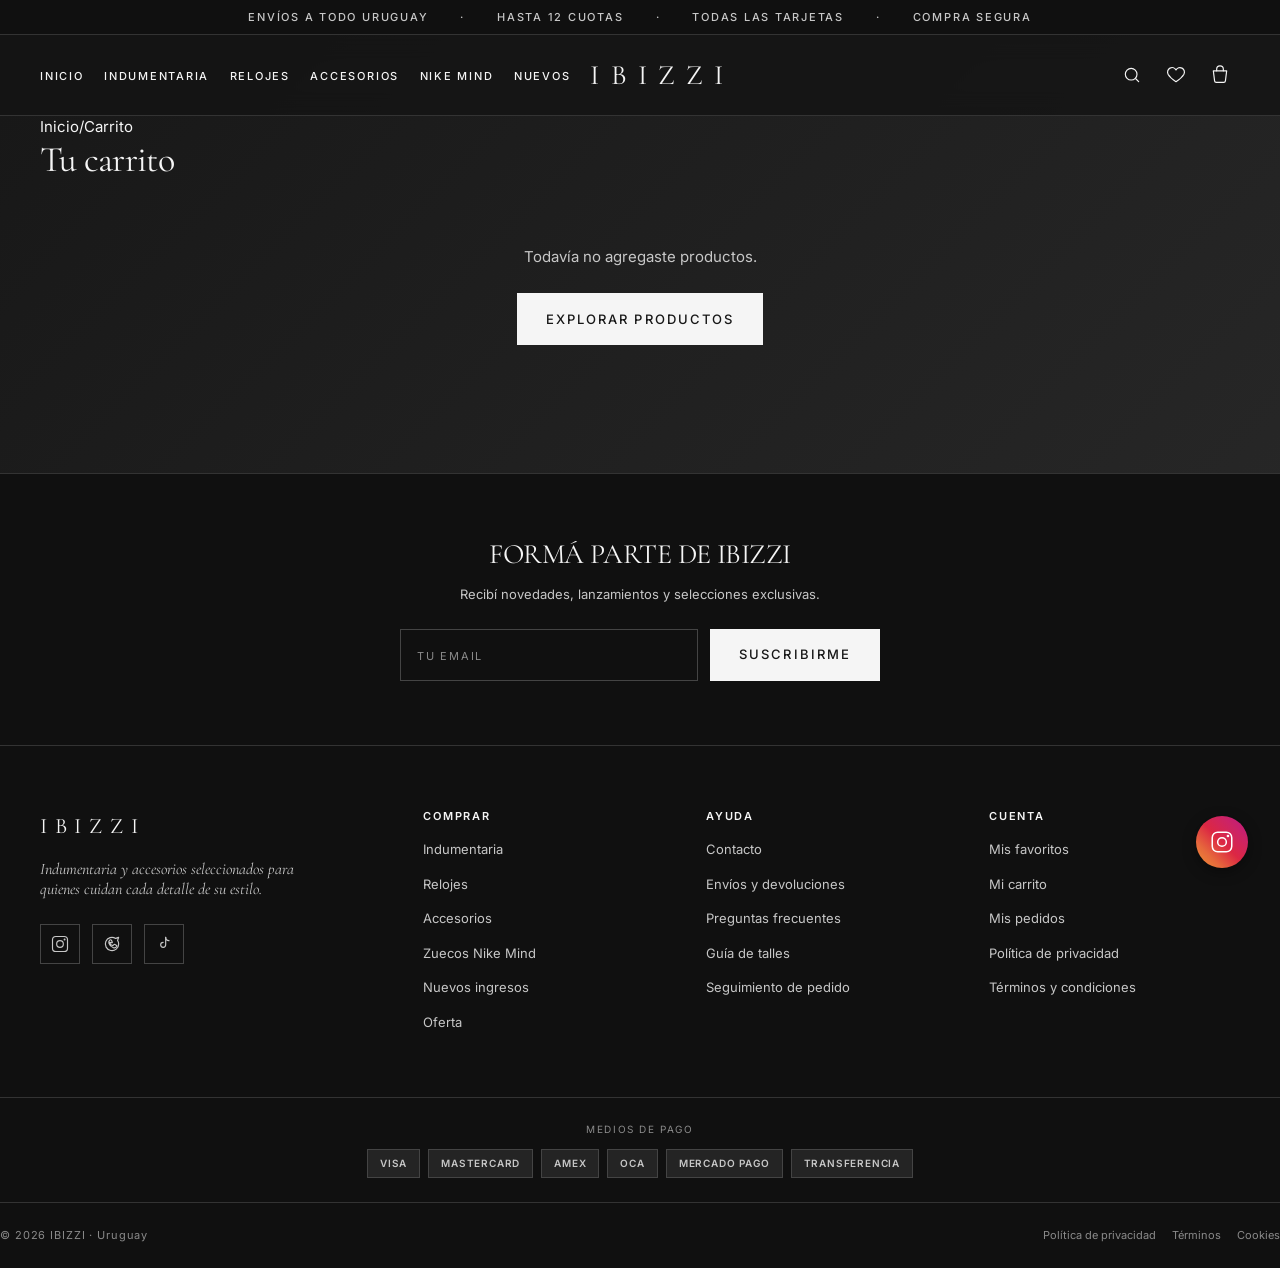
<file: cart.html>
<!DOCTYPE html>
<html lang="es-UY">
<head>
  <meta charset="UTF-8">
  <meta name="viewport" content="width=device-width, initial-scale=1, viewport-fit=cover">
  <meta name="theme-color" content="#1A1A1A">
  <title>Mi carrito · IBIZZI</title>
  <meta name="description" content="Revisá tu carrito antes de finalizar la compra.">

  <link rel="preconnect" href="https://fonts.googleapis.com">
  <link rel="preconnect" href="https://fonts.gstatic.com" crossorigin>
  <link href="https://fonts.googleapis.com/css2?family=Cormorant+Garamond:ital,wght@0,300;0,400;0,500;1,400&family=Inter:wght@300;400;500;600;700&display=swap" rel="stylesheet">

  <link rel="stylesheet" href="css/variables.css">
  <link rel="stylesheet" href="css/reset.css">
  <link rel="stylesheet" href="css/global.css">
  <link rel="stylesheet" href="css/animations.css">
  <link rel="stylesheet" href="css/header.css">
  <link rel="stylesheet" href="css/footer.css">
  <link rel="stylesheet" href="css/product-card.css">
  <link rel="stylesheet" href="css/cart.css">
  <link rel="stylesheet" href="css/home.css">
  <link rel="stylesheet" href="css/responsive.css">

  <link rel="icon" type="image/svg+xml" href="assets/placeholders/cat-relojes.svg">

  <!-- Meta Pixel Code -->
  <script>
  !function(f,b,e,v,n,t,s)
  {if(f.fbq)return;n=f.fbq=function(){n.callMethod?
  n.callMethod.apply(n,arguments):n.queue.push(arguments)};
  if(!f._fbq)f._fbq=n;n.push=n;n.loaded=!0;n.version='2.0';
  n.queue=[];t=b.createElement(e);t.async=!0;
  t.src=v;s=b.getElementsByTagName(e)[0];
  s.parentNode.insertBefore(t,s)}(window, document,'script',
  'https://connect.facebook.net/en_US/fbevents.js');
  fbq('init', '1561978585573327');
  fbq('track', 'PageView');
  </script>
  <noscript><img height="1" width="1" style="display:none"
  src="https://www.facebook.com/tr?id=1561978585573327&ev=PageView&noscript=1"
  /></noscript>
  <!-- End Meta Pixel Code -->
</head>
<body>

  <div id="shell-top"></div>

  <main class="container" role="main">
    <div class="breadcrumbs">
      <a href="index.html">Inicio</a><span>/</span><span>Carrito</span>
    </div>

    <h1 class="cart-page-title">Tu carrito</h1>

    <div id="cart-empty-message" class="cart-empty" hidden>
      <p class="text-secondary" style="margin-bottom: 1.5rem;">Todavía no agregaste productos.</p>
      <a href="products.html" class="btn btn-primary">EXPLORAR PRODUCTOS</a>
    </div>

    <div id="cart-page-content" class="cart-page">

      <div>
        <ul id="cart-list" class="cart-items"></ul>

        <div class="note-field" style="margin-top: 2rem;">
          <label for="cart-note">Nota del pedido (opcional)</label>
          <textarea id="cart-note" placeholder="Instrucciones para el envío, envolturas de regalo, etc."></textarea>
        </div>
        <p class="text-muted" style="font-size: 11px; margin-top: 0.5rem;">Esta nota se incluirá automáticamente en el checkout.</p>

        <div style="margin-top: 2rem;">
          <a href="products.html" class="btn btn-secondary">← Continuar comprando</a>
        </div>
      </div>

      <aside class="cart-summary" aria-label="Resumen">
        <h2 class="cart-summary-title">Resumen del pedido</h2>

        <div class="discount-row">
          <input type="text" id="discount-code-input" placeholder="Código de descuento" aria-label="Código de descuento">
          <button class="btn btn-secondary btn-sm" type="button" id="discount-apply-btn">Aplicar</button>
        </div>
        <p id="discount-msg" class="text-muted" style="font-size: 11px; margin-top: -0.5rem; margin-bottom: 1rem;" hidden></p>

        <div class="cart-summary-row">
          <span>Subtotal</span>
          <span id="cart-page-subtotal">$ 0</span>
        </div>
        <div class="cart-summary-row" id="discount-summary-row" hidden>
          <span>Descuento</span>
          <span id="cart-page-discount">- $ 0</span>
        </div>
        <div class="cart-summary-row">
          <span>Envío</span>
          <span>Calculado en el checkout</span>
        </div>
        <div class="cart-summary-row total">
          <span>Total</span>
          <span id="cart-page-total">$ 0</span>
        </div>

        <a href="checkout.html" class="btn btn-primary btn-block" style="margin-top: 1.5rem;">FINALIZAR COMPRA</a>
        <p class="text-muted" style="font-size:11px; text-transform: uppercase; letter-spacing:.16em; text-align:center; margin-top: 1rem;">
          Compra segura · Envíos a todo Uruguay
        </p>
        <p class="text-muted" style="font-size:11px; text-align:center; margin-top: 0.5rem;">
          No necesitás tener cuenta de Mercado Pago para pagar.
        </p>
      </aside>

    </div>
  </main>

  <div id="shell-bottom"></div>

  <script type="module">
    import './js/app.js';
    import { qs, formatPrice, bus, applyDiscountCode, getDiscount } from './js/utils.js';
    import { getCart, subtotal, updateQty, removeItem, makeKey } from './js/cart.js';

    const NOTE_KEY = 'ibizzi_cart_note';

    function renderCartPage() {
      const cart = getCart();
      const empty = qs('#cart-empty-message');
      const content = qs('#cart-page-content');
      const list = qs('#cart-list');

      if (cart.length === 0) {
        empty.hidden = false;
        content.style.display = 'none';
        return;
      }
      empty.hidden = true;
      content.style.display = '';

      list.innerHTML = cart.map(item => {
        const key = makeKey(item);
        return `
          <li class="cart-item" data-key="${key}">
            <a href="product.html?slug=${item.slug}" class="cart-item-image">
              <img src="${item.image}" alt="${item.name}">
            </a>
            <div class="cart-item-info">
              <a href="product.html?slug=${item.slug}" class="cart-item-name">${item.name}</a>
              <span class="cart-item-brand">${item.brand}</span>
              <div class="cart-item-meta">
                ${item.size ? `<span>Talle: ${item.size}</span>` : ''}
                ${item.color ? `<span>·</span><span>${item.color}</span>` : ''}
              </div>
              <div class="cart-item-bottom">
                <div class="qty-picker">
                  <button type="button" class="qty-btn" data-act="dec">−</button>
                  <span class="qty-value">${item.qty}</span>
                  <button type="button" class="qty-btn" data-act="inc">+</button>
                </div>
                <strong class="cart-item-price">${formatPrice(item.price * item.qty)}</strong>
              </div>
            </div>
            <button type="button" class="cart-item-remove" data-act="remove" aria-label="Eliminar">
              <svg class="icon icon-sm" viewBox="0 0 24 24"><path d="M6 6l12 12M18 6l-12 12"/></svg>
            </button>
          </li>`;
      }).join('');

      list.querySelectorAll('.cart-item').forEach(li => {
        const key = li.dataset.key;
        const qtyValue = li.querySelector('.qty-value');
        li.querySelector('[data-act="inc"]').addEventListener('click', () => updateQty(key, parseInt(qtyValue.textContent,10)+1));
        li.querySelector('[data-act="dec"]').addEventListener('click', () => updateQty(key, parseInt(qtyValue.textContent,10)-1));
        li.querySelector('[data-act="remove"]').addEventListener('click', () => removeItem(key));
      });

      const sub = subtotal();
      const discount = getDiscount();
      const discountAmount = discount ? Math.round(sub * discount.percent / 100) : 0;
      const total = sub - discountAmount;

      qs('#cart-page-subtotal').textContent = formatPrice(sub);
      const discountRow = qs('#discount-summary-row');
      if (discountAmount > 0) {
        discountRow.hidden = false;
        qs('#cart-page-discount').textContent = `- ${formatPrice(discountAmount)}`;
      } else {
        discountRow.hidden = true;
      }
      qs('#cart-page-total').textContent = formatPrice(total);
    }

    function initDiscountForm() {
      const input = qs('#discount-code-input');
      const btn = qs('#discount-apply-btn');
      const msg = qs('#discount-msg');
      if (!input || !btn) return;

      const existing = getDiscount();
      if (existing) input.value = existing.code;

      btn.addEventListener('click', () => {
        const percent = applyDiscountCode(input.value);
        msg.hidden = false;
        if (percent) {
          msg.textContent = `Código aplicado: ${percent}% de descuento.`;
          msg.style.color = 'var(--color-success)';
        } else {
          msg.textContent = 'Código inválido.';
          msg.style.color = 'var(--color-error)';
        }
        renderCartPage();
      });
    }

    function initNoteField() {
      const note = qs('#cart-note');
      if (!note) return;
      note.value = localStorage.getItem(NOTE_KEY) || '';
      note.addEventListener('input', () => {
        localStorage.setItem(NOTE_KEY, note.value);
      });
    }

    document.addEventListener('DOMContentLoaded', () => {
      renderCartPage();
      initDiscountForm();
      initNoteField();
    });
    bus.on('cart:updated', renderCartPage);
  </script>
</body>
</html>
</file>
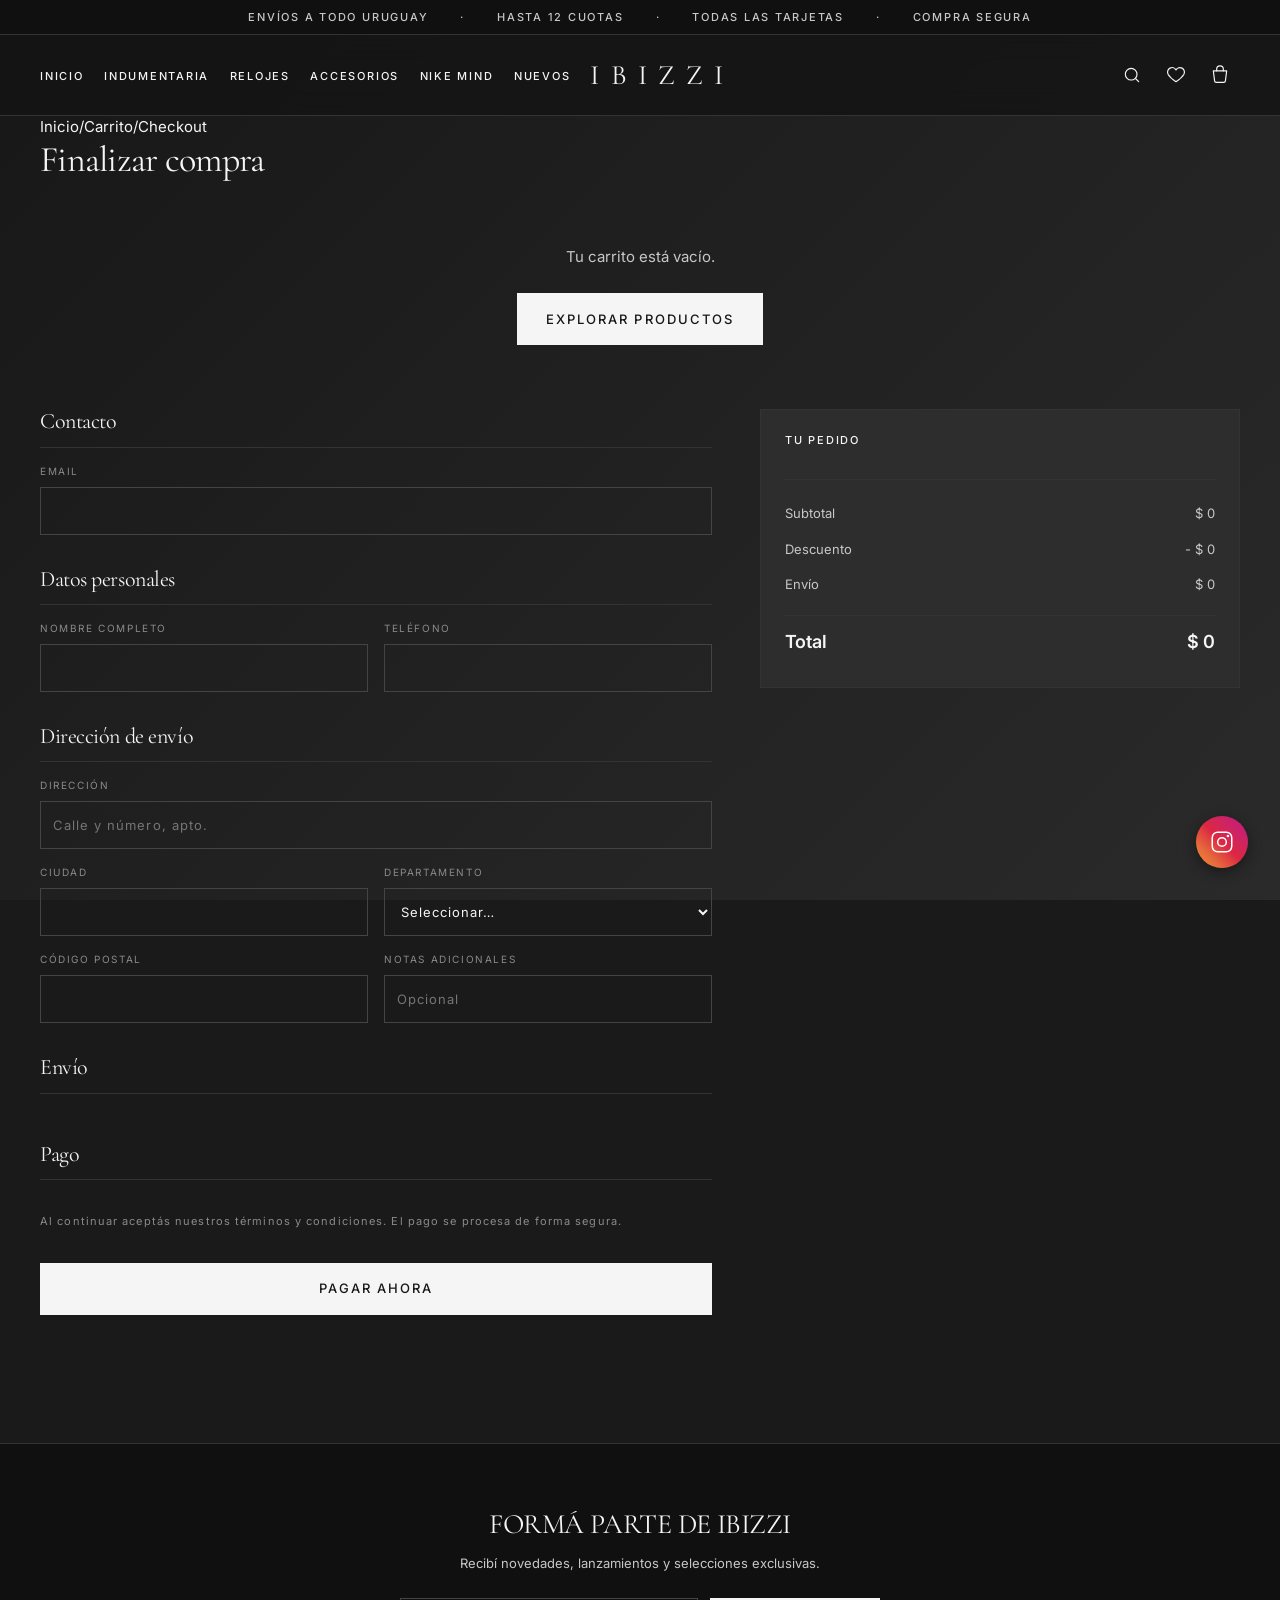
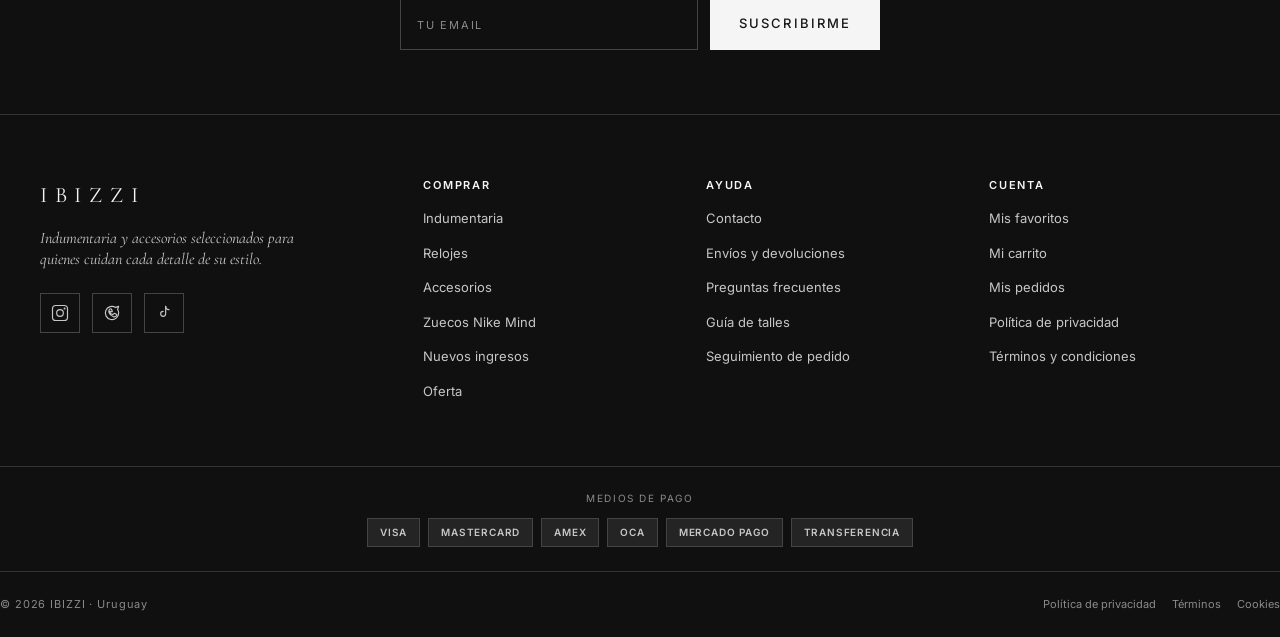
<file: checkout.html>
<!DOCTYPE html>
<html lang="es-UY">
<head>
  <meta charset="UTF-8">
  <meta name="viewport" content="width=device-width, initial-scale=1, viewport-fit=cover">
  <meta name="theme-color" content="#1A1A1A">
  <title>Checkout · IBIZZI</title>
  <meta name="description" content="Finalizá tu compra en IBIZZI.">

  <link rel="preconnect" href="https://fonts.googleapis.com">
  <link rel="preconnect" href="https://fonts.gstatic.com" crossorigin>
  <link href="https://fonts.googleapis.com/css2?family=Cormorant+Garamond:ital,wght@0,300;0,400;0,500;1,400&family=Inter:wght@300;400;500;600;700&display=swap" rel="stylesheet">

  <link rel="stylesheet" href="css/variables.css">
  <link rel="stylesheet" href="css/reset.css">
  <link rel="stylesheet" href="css/global.css">
  <link rel="stylesheet" href="css/animations.css">
  <link rel="stylesheet" href="css/header.css">
  <link rel="stylesheet" href="css/footer.css">
  <link rel="stylesheet" href="css/product-card.css">
  <link rel="stylesheet" href="css/cart.css">
  <link rel="stylesheet" href="css/home.css">
  <link rel="stylesheet" href="css/responsive.css">

  <link rel="icon" type="image/svg+xml" href="assets/placeholders/cat-relojes.svg">

  <!-- Meta Pixel Code -->
  <script>
  !function(f,b,e,v,n,t,s)
  {if(f.fbq)return;n=f.fbq=function(){n.callMethod?
  n.callMethod.apply(n,arguments):n.queue.push(arguments)};
  if(!f._fbq)f._fbq=n;n.push=n;n.loaded=!0;n.version='2.0';
  n.queue=[];t=b.createElement(e);t.async=!0;
  t.src=v;s=b.getElementsByTagName(e)[0];
  s.parentNode.insertBefore(t,s)}(window, document,'script',
  'https://connect.facebook.net/en_US/fbevents.js');
  fbq('init', '1561978585573327');
  fbq('track', 'PageView');
  </script>
  <noscript><img height="1" width="1" style="display:none"
  src="https://www.facebook.com/tr?id=1561978585573327&ev=PageView&noscript=1"
  /></noscript>
  <!-- End Meta Pixel Code -->
</head>
<body>

  <div id="shell-top"></div>

  <main class="container" role="main">

    <div class="breadcrumbs">
      <a href="index.html">Inicio</a><span>/</span><a href="cart.html">Carrito</a><span>/</span><span>Checkout</span>
    </div>

    <h1 class="cart-page-title">Finalizar compra</h1>

    <!-- Confirmación (oculta hasta procesar) -->
    <section id="order-confirmed" class="order-confirmed" hidden>
      <svg class="icon icon-lg" viewBox="0 0 24 24" style="color: var(--color-success); width: 56px; height: 56px; margin: 0 auto 1rem;">
        <circle cx="12" cy="12" r="10" fill="none" stroke="currentColor"/>
        <path d="m8 12 3 3 5-6" fill="none" stroke="currentColor" stroke-width="2"/>
      </svg>
      <h2 class="order-confirmed-title">¡Gracias por tu compra!</h2>
      <p class="order-confirmed-number">Número de pedido: <strong id="order-number">-</strong></p>
      <p class="text-secondary" style="margin-bottom: 2rem;">
        Te enviamos un email con los detalles del pedido. Nos contactaremos por WhatsApp para coordinar el envío.
      </p>
      <a href="index.html" class="btn btn-primary">VOLVER AL INICIO</a>
    </section>

    <!-- Pago pendiente (efectivo en punto de pago, transferencia MP, etc.) -->
    <section id="order-pending" class="order-confirmed" hidden>
      <svg class="icon icon-lg" viewBox="0 0 24 24" style="color: var(--color-text-secondary); width: 56px; height: 56px; margin: 0 auto 1rem;">
        <circle cx="12" cy="12" r="10" fill="none" stroke="currentColor"/>
        <path d="M12 7v5l3 3" fill="none" stroke="currentColor" stroke-width="2"/>
      </svg>
      <h2 class="order-confirmed-title">Tu pago está pendiente</h2>
      <p class="order-confirmed-number">Número de pedido: <strong id="order-pending-number">-</strong></p>
      <p class="text-secondary" style="margin-bottom: 2rem;">
        Mercado Pago todavía está procesando tu pago. Te vamos a avisar por WhatsApp o email apenas se confirme.
      </p>
      <a href="index.html" class="btn btn-primary">VOLVER AL INICIO</a>
    </section>

    <!-- Pago rechazado / cancelado -->
    <section id="order-failed" class="order-confirmed" hidden>
      <svg class="icon icon-lg" viewBox="0 0 24 24" style="color: var(--color-error); width: 56px; height: 56px; margin: 0 auto 1rem;">
        <circle cx="12" cy="12" r="10" fill="none" stroke="currentColor"/>
        <path d="M9 9l6 6M15 9l-6 6" fill="none" stroke="currentColor" stroke-width="2"/>
      </svg>
      <h2 class="order-confirmed-title">No pudimos procesar tu pago</h2>
      <p class="text-secondary" style="margin-bottom: 2rem;">
        El pago fue rechazado o cancelado. Tu carrito sigue guardado — podés intentar de nuevo.
      </p>
      <a href="cart.html" class="btn btn-primary">VOLVER AL CARRITO</a>
    </section>

    <!-- Carrito vacío -->
    <div id="checkout-empty" class="cart-empty" hidden>
      <p class="text-secondary" style="margin-bottom: 1.5rem;">Tu carrito está vacío.</p>
      <a href="products.html" class="btn btn-primary">EXPLORAR PRODUCTOS</a>
    </div>

    <!-- Layout principal -->
    <div id="checkout-layout" class="checkout-layout">

      <form id="checkout-form" novalidate>

        <section class="checkout-section">
          <h2 class="checkout-section-title">Contacto</h2>
          <div class="form-grid">
            <div class="form-field">
              <label for="email">Email</label>
              <input type="email" id="email" name="email" required>
              <span class="error-msg">Ingresá un email válido.</span>
            </div>
          </div>
        </section>

        <section class="checkout-section">
          <h2 class="checkout-section-title">Datos personales</h2>
          <div class="form-grid two">
            <div class="form-field">
              <label for="name">Nombre completo</label>
              <input type="text" id="name" name="name" required>
              <span class="error-msg">Requerido.</span>
            </div>
            <div class="form-field">
              <label for="phone">Teléfono</label>
              <input type="tel" id="phone" name="phone" required>
              <span class="error-msg">Requerido.</span>
            </div>
          </div>
        </section>

        <section class="checkout-section">
          <h2 class="checkout-section-title">Dirección de envío</h2>
          <div class="form-grid">
            <div class="form-field">
              <label for="address">Dirección</label>
              <input type="text" id="address" name="address" placeholder="Calle y número, apto." required>
              <span class="error-msg">Requerido.</span>
            </div>
          </div>
          <div class="form-grid two" style="margin-top: 1rem;">
            <div class="form-field">
              <label for="city">Ciudad</label>
              <input type="text" id="city" name="city" required>
              <span class="error-msg">Requerido.</span>
            </div>
            <div class="form-field">
              <label for="state">Departamento</label>
              <select id="state" name="state" required>
                <option value="">Seleccionar…</option>
                <option>Artigas</option><option>Canelones</option><option>Cerro Largo</option>
                <option>Colonia</option><option>Durazno</option><option>Flores</option>
                <option>Florida</option><option>Lavalleja</option><option>Maldonado</option>
                <option>Montevideo</option><option>Paysandú</option><option>Río Negro</option>
                <option>Rivera</option><option>Rocha</option><option>Salto</option>
                <option>San José</option><option>Soriano</option><option>Tacuarembó</option>
                <option>Treinta y Tres</option>
              </select>
              <span class="error-msg">Requerido.</span>
            </div>
          </div>
          <div class="form-grid two" style="margin-top: 1rem;">
            <div class="form-field">
              <label for="zip">Código postal</label>
              <input type="text" id="zip" name="zip">
            </div>
            <div class="form-field">
              <label for="notes">Notas adicionales</label>
              <input type="text" id="notes" name="notes" placeholder="Opcional">
            </div>
          </div>
        </section>

        <section class="checkout-section">
          <h2 class="checkout-section-title">Envío</h2>
          <div id="checkout-shipping-list" class="checkout-radio-list"></div>
        </section>

        <section class="checkout-section">
          <h2 class="checkout-section-title">Pago</h2>
          <div id="checkout-payment-list" class="checkout-radio-list"></div>
          <p class="text-muted" style="font-size: 11px; margin-top: 1rem; letter-spacing: 0.1em;">
            Al continuar aceptás nuestros términos y condiciones. El pago se procesa de forma segura.
          </p>
        </section>

        <button id="checkout-submit" class="btn btn-primary btn-block" type="submit">PAGAR AHORA</button>

      </form>

      <aside class="order-summary" aria-label="Resumen">
        <h2 class="cart-summary-title">Tu pedido</h2>
        <ul id="checkout-lines" class="order-summary-lines"></ul>
        <div class="cart-summary-row"><span>Subtotal</span><span id="checkout-subtotal">$ 0</span></div>
        <div class="cart-summary-row" id="checkout-discount-row" hidden><span>Descuento</span><span id="checkout-discount">- $ 0</span></div>
        <div class="cart-summary-row"><span>Envío</span><span id="checkout-shipping">$ 0</span></div>
        <div class="cart-summary-row total"><span>Total</span><span id="checkout-total">$ 0</span></div>
      </aside>

    </div>

  </main>

  <div id="shell-bottom"></div>

  <script type="module">
    import './js/app.js';
    import { initCheckout } from './js/checkout.js';
    document.addEventListener('DOMContentLoaded', () => initCheckout());
  </script>
</body>
</html>
</file>
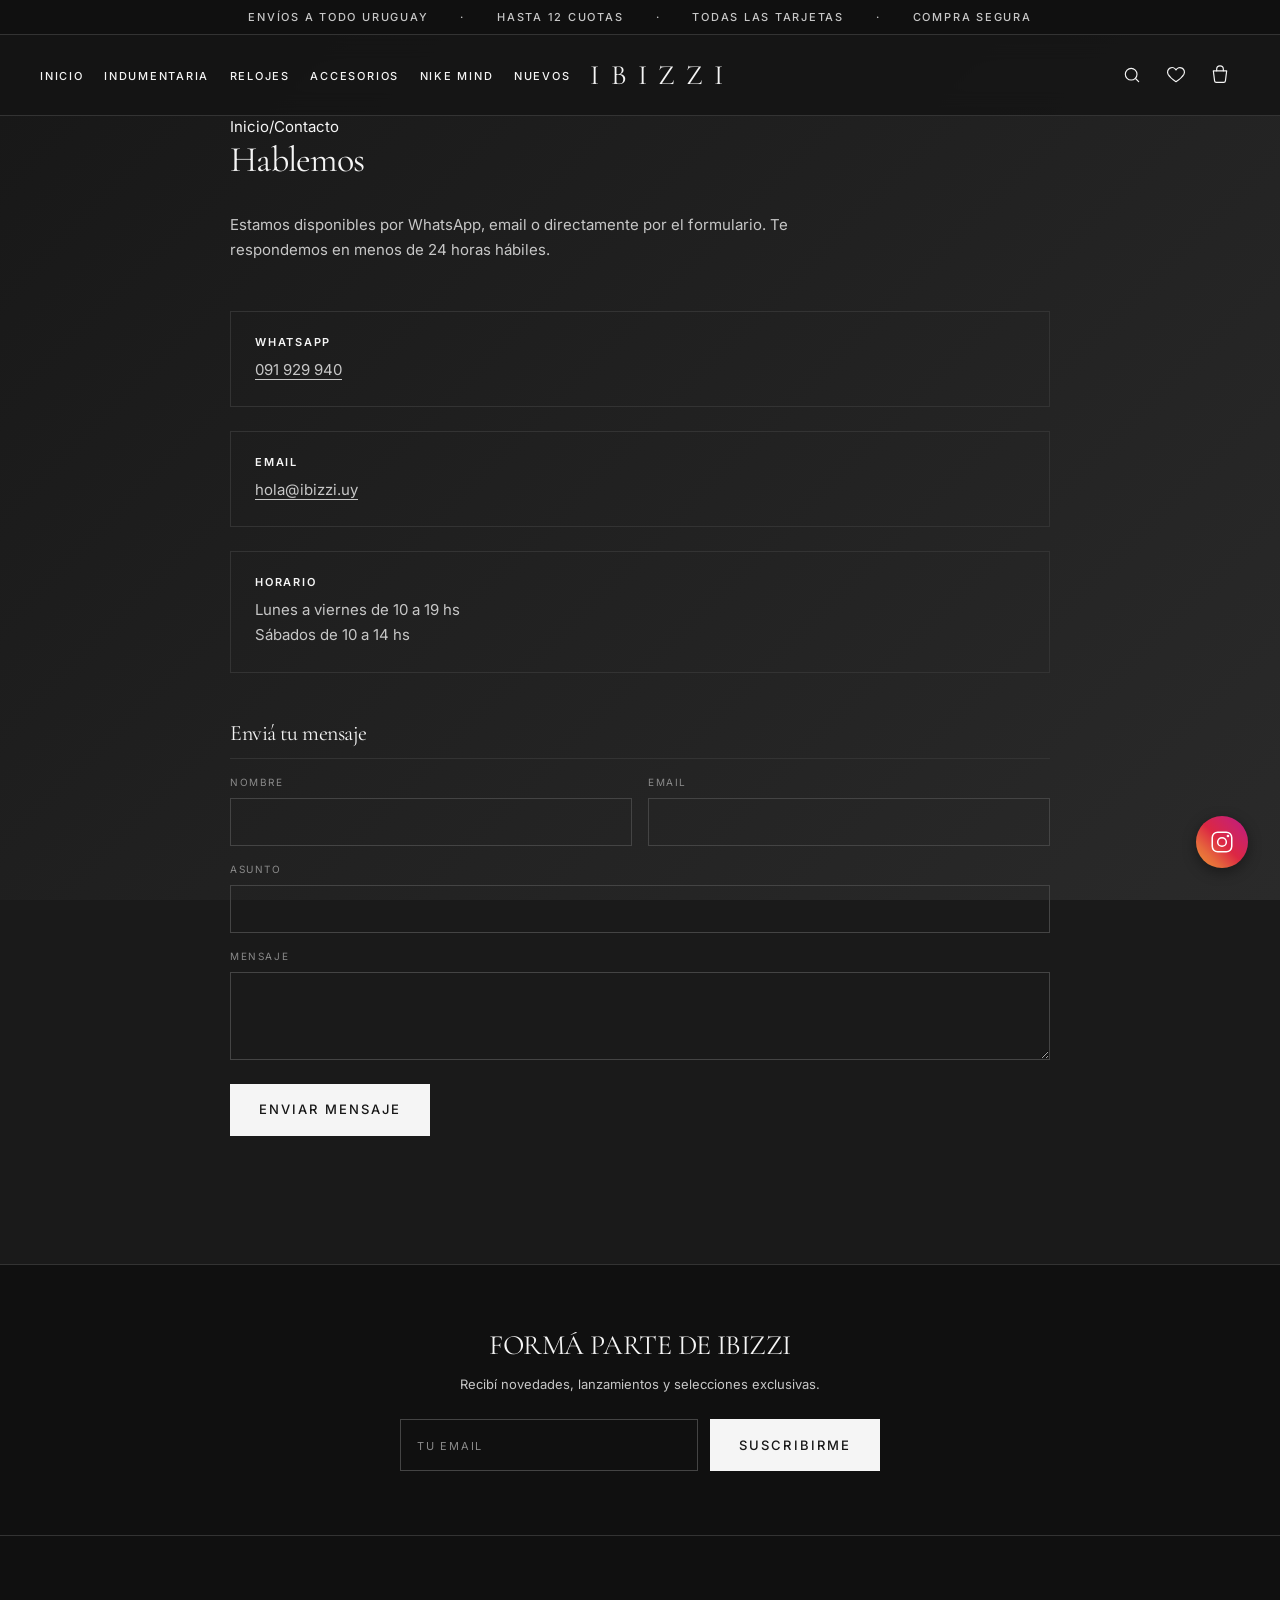
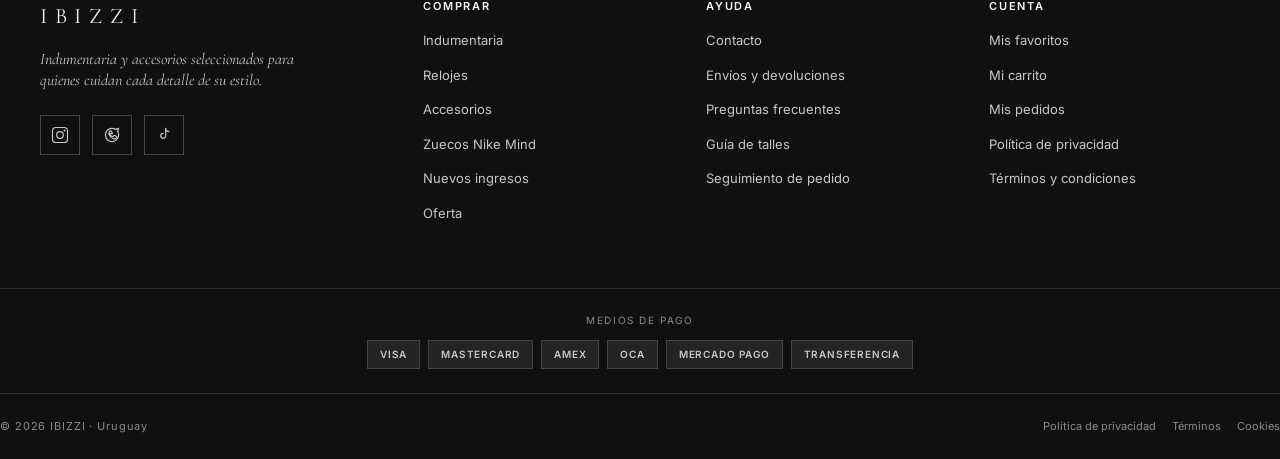
<file: contact.html>
<!DOCTYPE html>
<html lang="es-UY">
<head>
  <meta charset="UTF-8">
  <meta name="viewport" content="width=device-width, initial-scale=1, viewport-fit=cover">
  <meta name="theme-color" content="#1A1A1A">
  <title>Contacto · IBIZZI</title>
  <meta name="description" content="Contactanos por WhatsApp, email o el formulario. IBIZZI Uruguay.">

  <link rel="preconnect" href="https://fonts.googleapis.com">
  <link rel="preconnect" href="https://fonts.gstatic.com" crossorigin>
  <link href="https://fonts.googleapis.com/css2?family=Cormorant+Garamond:ital,wght@0,300;0,400;0,500;1,400&family=Inter:wght@300;400;500;600;700&display=swap" rel="stylesheet">

  <link rel="stylesheet" href="css/variables.css">
  <link rel="stylesheet" href="css/reset.css">
  <link rel="stylesheet" href="css/global.css">
  <link rel="stylesheet" href="css/animations.css">
  <link rel="stylesheet" href="css/header.css">
  <link rel="stylesheet" href="css/footer.css">
  <link rel="stylesheet" href="css/cart.css">
  <link rel="stylesheet" href="css/home.css">
  <link rel="stylesheet" href="css/responsive.css">

  <link rel="icon" type="image/svg+xml" href="assets/placeholders/cat-relojes.svg">

  <!-- Meta Pixel Code -->
  <script>
  !function(f,b,e,v,n,t,s)
  {if(f.fbq)return;n=f.fbq=function(){n.callMethod?
  n.callMethod.apply(n,arguments):n.queue.push(arguments)};
  if(!f._fbq)f._fbq=n;n.push=n;n.loaded=!0;n.version='2.0';
  n.queue=[];t=b.createElement(e);t.async=!0;
  t.src=v;s=b.getElementsByTagName(e)[0];
  s.parentNode.insertBefore(t,s)}(window, document,'script',
  'https://connect.facebook.net/en_US/fbevents.js');
  fbq('init', '1561978585573327');
  fbq('track', 'PageView');
  </script>
  <noscript><img height="1" width="1" style="display:none"
  src="https://www.facebook.com/tr?id=1561978585573327&ev=PageView&noscript=1"
  /></noscript>
  <!-- End Meta Pixel Code -->
</head>
<body>

  <div id="shell-top"></div>

  <main class="container" role="main" style="max-width: 900px;">
    <div class="breadcrumbs">
      <a href="index.html">Inicio</a><span>/</span><span>Contacto</span>
    </div>

    <h1 class="cart-page-title">Hablemos</h1>
    <p class="text-secondary" style="max-width: 560px; margin-bottom: 3rem;">
      Estamos disponibles por WhatsApp, email o directamente por el formulario. Te respondemos en menos de 24 horas hábiles.
    </p>

    <div style="display: grid; grid-template-columns: 1fr; gap: 3rem;">

      <section>
        <div style="display: grid; grid-template-columns: 1fr; gap: 1.5rem;">
          <div style="border: 1px solid var(--color-border-soft); padding: 1.5rem;">
            <h3 class="footer-col-title" style="margin-bottom: 0.5rem;">WhatsApp</h3>
            <p class="text-secondary"><a href="https://wa.me/59891929940" style="border-bottom: 1px solid currentColor;">091 929 940</a></p>
          </div>
          <div style="border: 1px solid var(--color-border-soft); padding: 1.5rem;">
            <h3 class="footer-col-title" style="margin-bottom: 0.5rem;">Email</h3>
            <p class="text-secondary"><a href="mailto:hola@ibizzi.uy" style="border-bottom: 1px solid currentColor;">hola@ibizzi.uy</a></p>
          </div>
          <div style="border: 1px solid var(--color-border-soft); padding: 1.5rem;">
            <h3 class="footer-col-title" style="margin-bottom: 0.5rem;">Horario</h3>
            <p class="text-secondary">Lunes a viernes de 10 a 19 hs<br>Sábados de 10 a 14 hs</p>
          </div>
        </div>
      </section>

      <section class="checkout-section">
        <h2 class="checkout-section-title">Enviá tu mensaje</h2>
        <form onsubmit="event.preventDefault(); alert('Gracias por escribirnos. Te contactamos en breve.'); this.reset();">
          <div class="form-grid two">
            <div class="form-field">
              <label for="c-name">Nombre</label>
              <input type="text" id="c-name" required>
            </div>
            <div class="form-field">
              <label for="c-email">Email</label>
              <input type="email" id="c-email" required>
            </div>
          </div>
          <div class="form-field" style="margin-top: 1rem;">
            <label for="c-subject">Asunto</label>
            <input type="text" id="c-subject">
          </div>
          <div class="form-field" style="margin-top: 1rem;">
            <label for="c-message">Mensaje</label>
            <textarea id="c-message" required></textarea>
          </div>
          <button type="submit" class="btn btn-primary" style="margin-top: 1.5rem;">ENVIAR MENSAJE</button>
        </form>
      </section>

    </div>
  </main>

  <div id="shell-bottom"></div>

  <script type="module">import './js/app.js';</script>
</body>
</html>
</file>
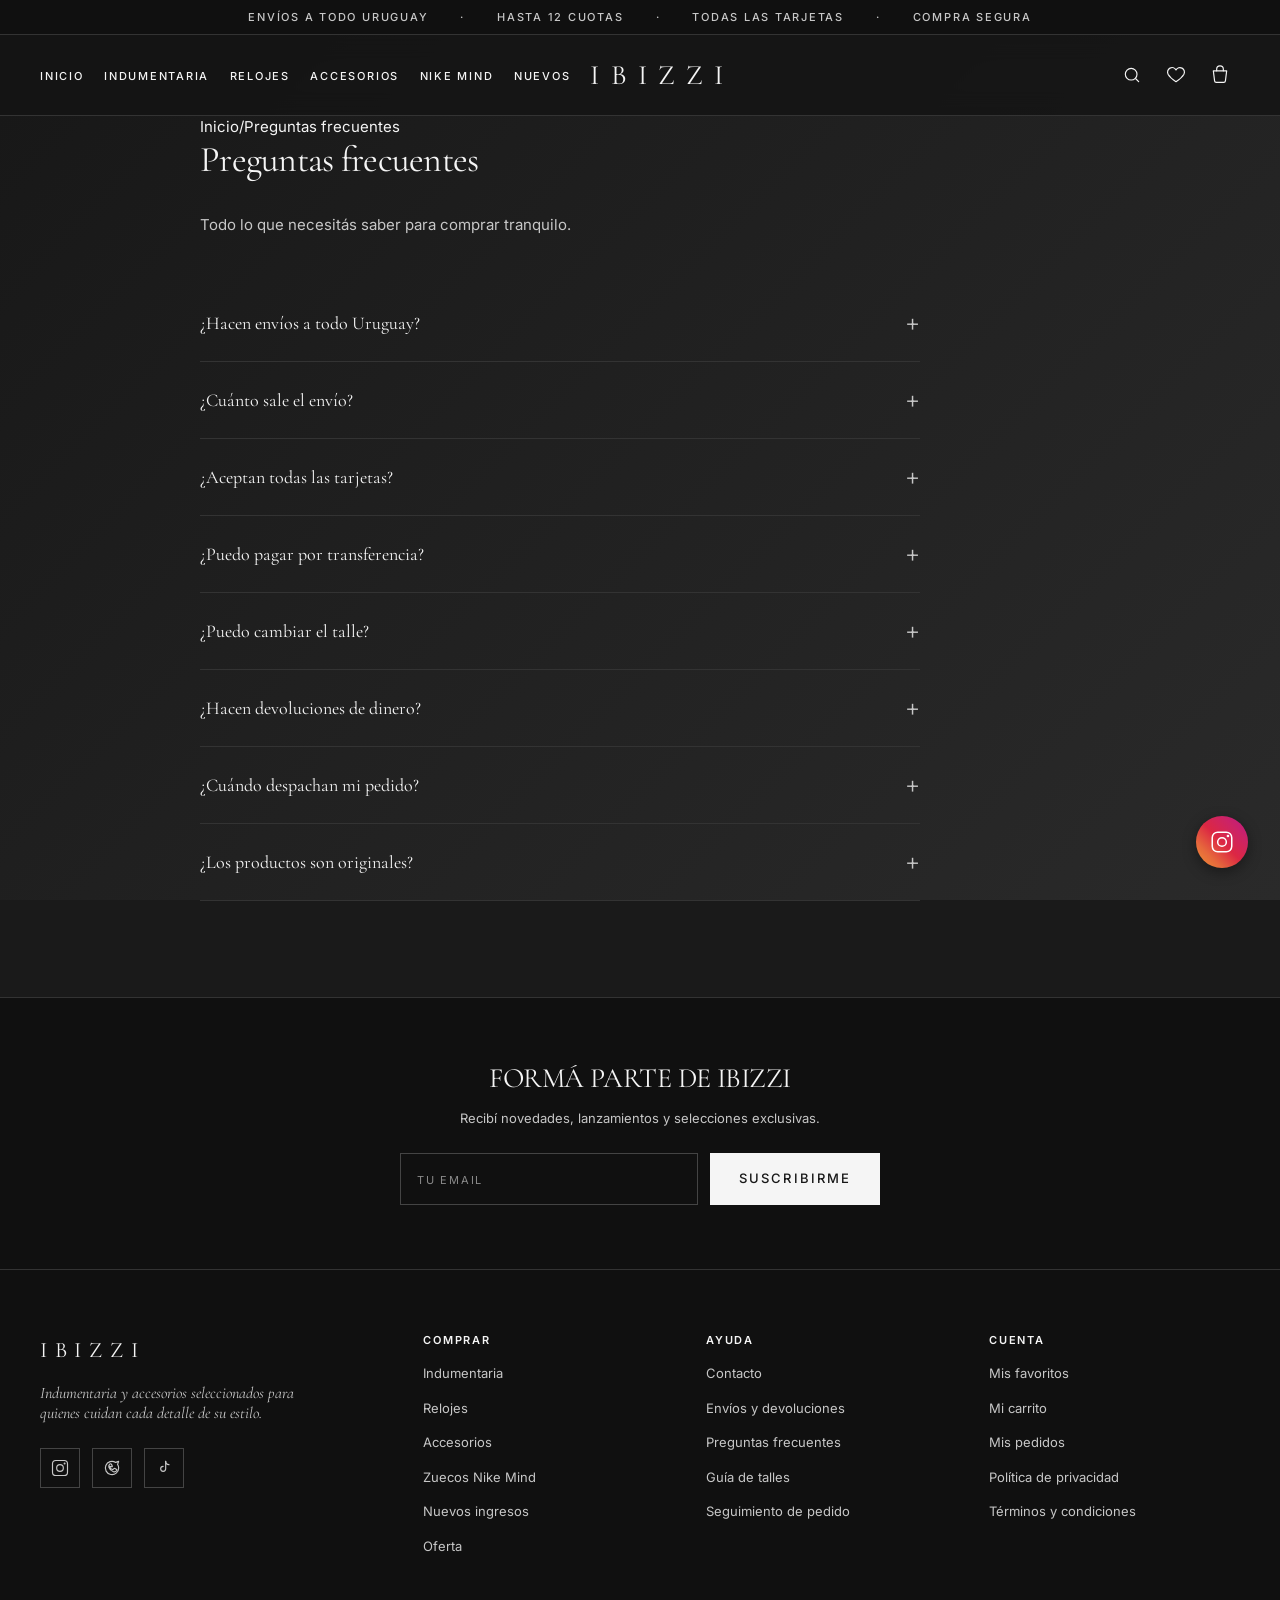
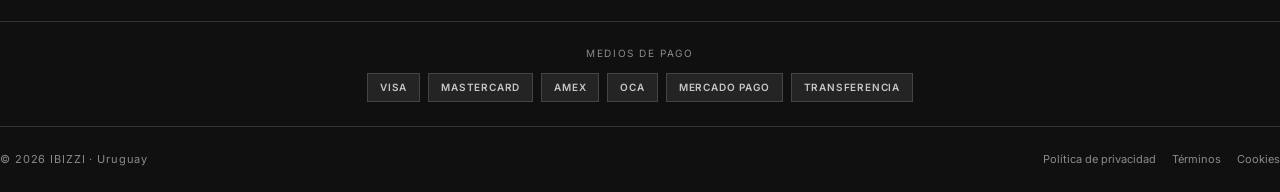
<file: faq.html>
<!DOCTYPE html>
<html lang="es-UY">
<head>
  <meta charset="UTF-8">
  <meta name="viewport" content="width=device-width, initial-scale=1, viewport-fit=cover">
  <meta name="theme-color" content="#1A1A1A">
  <title>Preguntas frecuentes · IBIZZI</title>
  <meta name="description" content="Respuestas a las preguntas más comunes sobre compras, envíos, pagos y devoluciones en IBIZZI.">

  <link rel="preconnect" href="https://fonts.googleapis.com">
  <link rel="preconnect" href="https://fonts.gstatic.com" crossorigin>
  <link href="https://fonts.googleapis.com/css2?family=Cormorant+Garamond:ital,wght@0,300;0,400;0,500;1,400&family=Inter:wght@300;400;500;600;700&display=swap" rel="stylesheet">

  <link rel="stylesheet" href="css/variables.css">
  <link rel="stylesheet" href="css/reset.css">
  <link rel="stylesheet" href="css/global.css">
  <link rel="stylesheet" href="css/animations.css">
  <link rel="stylesheet" href="css/header.css">
  <link rel="stylesheet" href="css/footer.css">
  <link rel="stylesheet" href="css/cart.css">
  <link rel="stylesheet" href="css/home.css">
  <link rel="stylesheet" href="css/responsive.css">

  <link rel="icon" type="image/svg+xml" href="assets/placeholders/cat-relojes.svg">

  <!-- Meta Pixel Code -->
  <script>
  !function(f,b,e,v,n,t,s)
  {if(f.fbq)return;n=f.fbq=function(){n.callMethod?
  n.callMethod.apply(n,arguments):n.queue.push(arguments)};
  if(!f._fbq)f._fbq=n;n.push=n;n.loaded=!0;n.version='2.0';
  n.queue=[];t=b.createElement(e);t.async=!0;
  t.src=v;s=b.getElementsByTagName(e)[0];
  s.parentNode.insertBefore(t,s)}(window, document,'script',
  'https://connect.facebook.net/en_US/fbevents.js');
  fbq('init', '1561978585573327');
  fbq('track', 'PageView');
  </script>
  <noscript><img height="1" width="1" style="display:none"
  src="https://www.facebook.com/tr?id=1561978585573327&ev=PageView&noscript=1"
  /></noscript>
  <!-- End Meta Pixel Code -->

  <style>
    .faq-item { border-bottom: 1px solid var(--color-border-soft); }
    .faq-item summary {
      list-style: none;
      cursor: pointer;
      padding-block: 1.25rem;
      display: flex;
      justify-content: space-between;
      align-items: center;
      font-family: var(--font-serif);
      font-size: var(--fs-lg);
      color: var(--color-text-primary);
    }
    .faq-item summary::-webkit-details-marker { display: none; }
    .faq-item summary::after {
      content: '+';
      font-family: var(--font-sans);
      font-weight: 300;
      font-size: 1.5rem;
      color: var(--color-text-secondary);
      transition: transform .3s;
    }
    .faq-item[open] summary::after { content: '−'; }
    .faq-item p { padding: 0 0 1.5rem; color: var(--color-text-secondary); line-height: 1.7; }
  </style>
</head>
<body>

  <div id="shell-top"></div>

  <main class="container-narrow" role="main">
    <div class="breadcrumbs">
      <a href="index.html">Inicio</a><span>/</span><span>Preguntas frecuentes</span>
    </div>

    <h1 class="cart-page-title">Preguntas frecuentes</h1>
    <p class="text-secondary" style="margin-bottom: 3rem; max-width: 560px;">
      Todo lo que necesitás saber para comprar tranquilo.
    </p>

    <div style="max-width: 720px;">
      <details class="faq-item"><summary>¿Hacen envíos a todo Uruguay?</summary><p>Sí, enviamos a todo el país mediante DAC y otros couriers. Montevideo y Maldonado: 24 a 48 hs hábiles (retiro en agencia Tres Cruces). Interior a agencia DAC: 24 a 72 hs hábiles. Interior a domicilio: 2 a 3 días hábiles. Estos tiempos pueden variar levemente según el nivel de movimiento.</p></details>
      <details class="faq-item"><summary>¿Cuánto sale el envío?</summary><p>El costo depende del destino: Montevideo desde $190, interior desde $290. El retiro en local es gratis.</p></details>
      <details class="faq-item"><summary>¿Aceptan todas las tarjetas?</summary><p>Aceptamos Visa, Mastercard, Amex y OCA, con posibilidad de hasta 12 cuotas a través de Mercado Pago.</p></details>
      <details class="faq-item"><summary>¿Puedo pagar por transferencia?</summary><p>Sí, y tenés un 10% de descuento adicional sobre el total del pedido pagando por transferencia bancaria.</p></details>
      <details class="faq-item"><summary>¿Puedo cambiar el talle?</summary><p>Sí, tenés 3 días de garantía desde la recepción para solicitar un cambio. El costo de envío del cambio queda a cargo del cliente, y el nuevo producto debe tener stock disponible.</p></details>
      <details class="faq-item"><summary>¿Hacen devoluciones de dinero?</summary><p>No realizamos devoluciones de dinero, salvo en casos puntuales de errores de stock, errores de pago o algún error de nuestra responsabilidad. Fuera de esas situaciones no se devuelve efectivo ni el importe de la tarjeta.</p></details>
      <details class="faq-item"><summary>¿Cuándo despachan mi pedido?</summary><p>Los pedidos se despachan el mismo día o al día siguiente hábil de confirmado el pago, dependiendo del nivel de movimiento.</p></details>
      <details class="faq-item"><summary>¿Los productos son originales?</summary><p>Trabajamos únicamente con productos de calidad de primera línea, con excelente terminación, materiales y diseño — pensados para durar y lucir.</p></details>
    </div>
  </main>

  <div id="shell-bottom"></div>

  <script type="module">import './js/app.js';</script>
</body>
</html>
</file>
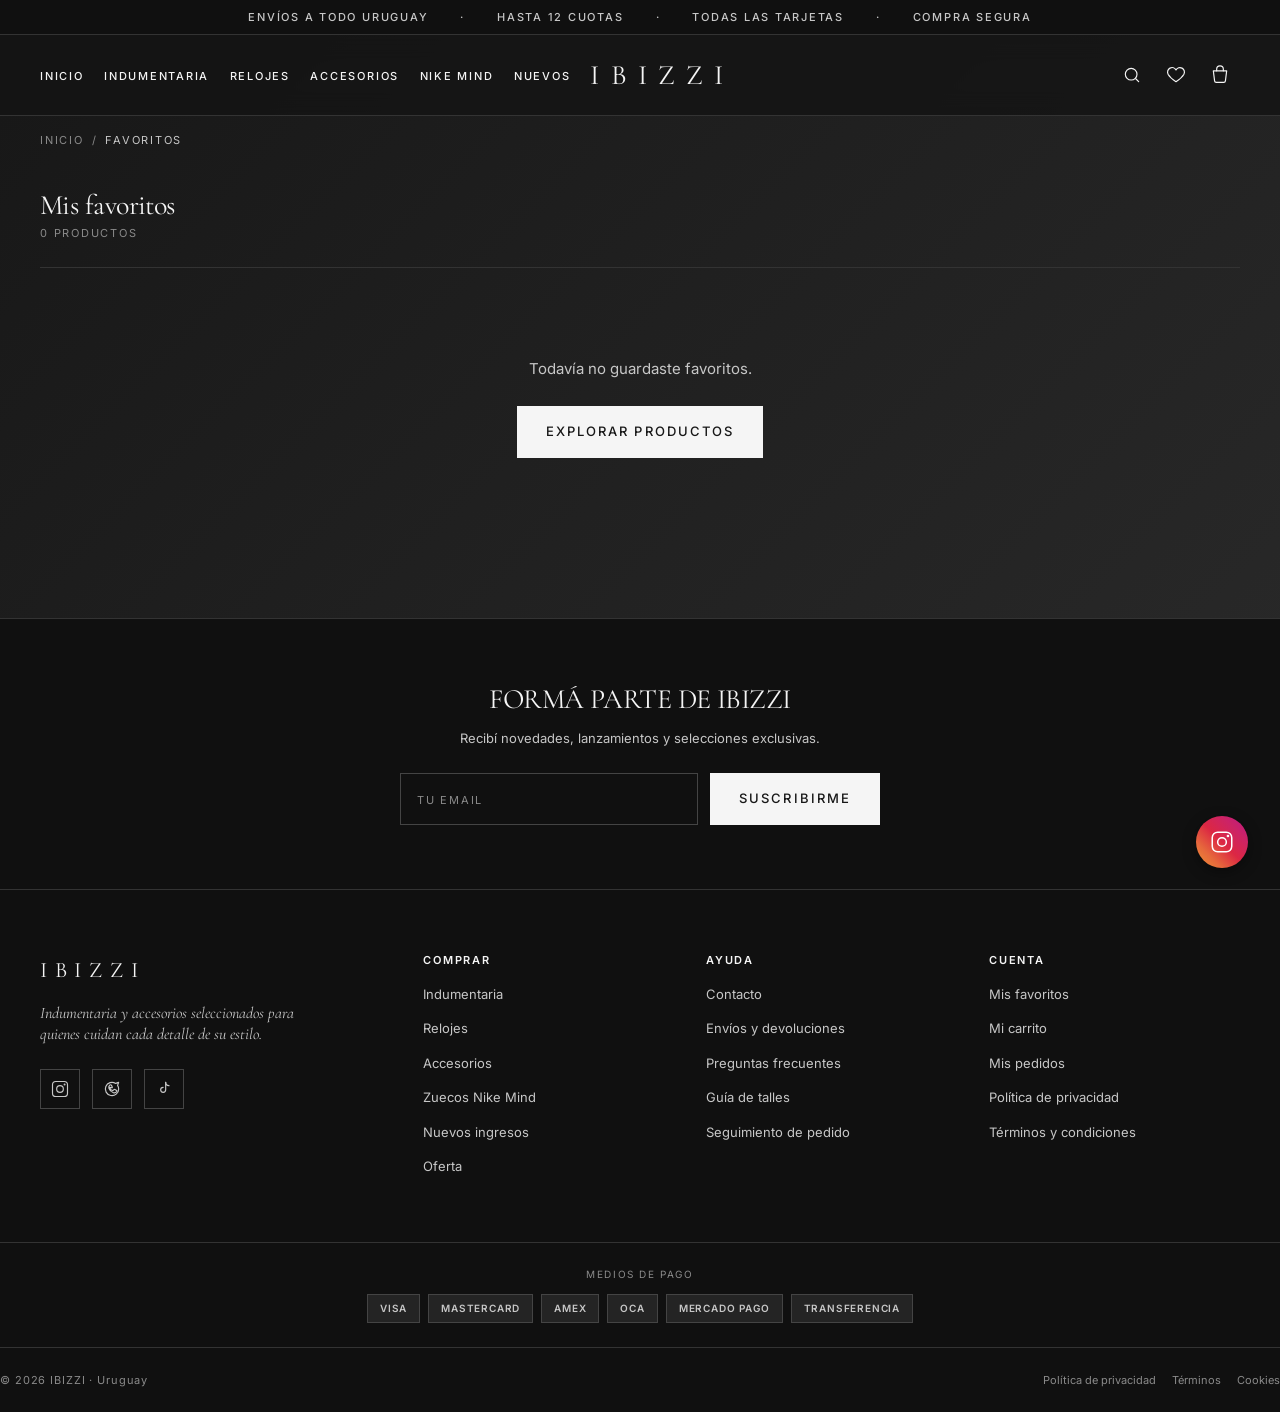
<file: favorites.html>
<!DOCTYPE html>
<html lang="es-UY">
<head>
  <meta charset="UTF-8">
  <meta name="viewport" content="width=device-width, initial-scale=1, viewport-fit=cover">
  <meta name="theme-color" content="#1A1A1A">
  <title>Favoritos · IBIZZI</title>
  <meta name="description" content="Tus productos favoritos guardados.">

  <link rel="preconnect" href="https://fonts.googleapis.com">
  <link rel="preconnect" href="https://fonts.gstatic.com" crossorigin>
  <link href="https://fonts.googleapis.com/css2?family=Cormorant+Garamond:ital,wght@0,300;0,400;0,500;1,400&family=Inter:wght@300;400;500;600;700&display=swap" rel="stylesheet">

  <link rel="stylesheet" href="css/variables.css">
  <link rel="stylesheet" href="css/reset.css">
  <link rel="stylesheet" href="css/global.css">
  <link rel="stylesheet" href="css/animations.css">
  <link rel="stylesheet" href="css/header.css">
  <link rel="stylesheet" href="css/footer.css">
  <link rel="stylesheet" href="css/product-card.css">
  <link rel="stylesheet" href="css/home.css">
  <link rel="stylesheet" href="css/cart.css">
  <link rel="stylesheet" href="css/product-page.css">
  <link rel="stylesheet" href="css/responsive.css">

  <link rel="icon" type="image/svg+xml" href="assets/placeholders/cat-relojes.svg">

  <!-- Meta Pixel Code -->
  <script>
  !function(f,b,e,v,n,t,s)
  {if(f.fbq)return;n=f.fbq=function(){n.callMethod?
  n.callMethod.apply(n,arguments):n.queue.push(arguments)};
  if(!f._fbq)f._fbq=n;n.push=n;n.loaded=!0;n.version='2.0';
  n.queue=[];t=b.createElement(e);t.async=!0;
  t.src=v;s=b.getElementsByTagName(e)[0];
  s.parentNode.insertBefore(t,s)}(window, document,'script',
  'https://connect.facebook.net/en_US/fbevents.js');
  fbq('init', '1561978585573327');
  fbq('track', 'PageView');
  </script>
  <noscript><img height="1" width="1" style="display:none"
  src="https://www.facebook.com/tr?id=1561978585573327&ev=PageView&noscript=1"
  /></noscript>
  <!-- End Meta Pixel Code -->
</head>
<body>

  <div id="shell-top"></div>

  <main class="container-wide" role="main">
    <div class="breadcrumbs">
      <a href="index.html">Inicio</a><span>/</span><span>Favoritos</span>
    </div>

    <div class="products-header">
      <div>
        <h1 class="products-title">Mis favoritos</h1>
        <span id="favorites-count" class="products-count">0 productos</span>
      </div>
    </div>

    <div id="favorites-grid" class="products-grid"></div>

    <div id="favorites-empty" class="cart-empty" hidden style="padding-block: 4rem;">
      <p class="text-secondary" style="margin-bottom: 1.5rem;">Todavía no guardaste favoritos.</p>
      <a href="products.html" class="btn btn-primary">EXPLORAR PRODUCTOS</a>
    </div>
  </main>

  <div id="shell-bottom"></div>

  <script type="module">
    import './js/app.js';
    import { qs, bus } from './js/utils.js';
    import { loadProducts, renderGrid } from './js/products.js';
    import { getFavorites, filterFavorites } from './js/favorites.js';

    async function renderFavorites() {
      const products = await loadProducts();
      const favProducts = filterFavorites(products);
      const grid = qs('#favorites-grid');
      const empty = qs('#favorites-empty');
      const count = qs('#favorites-count');

      count.textContent = `${favProducts.length} ${favProducts.length === 1 ? 'producto' : 'productos'}`;

      if (favProducts.length === 0) {
        grid.hidden = true;
        empty.hidden = false;
        return;
      }
      grid.hidden = false;
      empty.hidden = true;
      renderGrid(grid, favProducts);
    }

    document.addEventListener('DOMContentLoaded', renderFavorites);
    bus.on('favorites:updated', renderFavorites);
  </script>
</body>
</html>
</file>
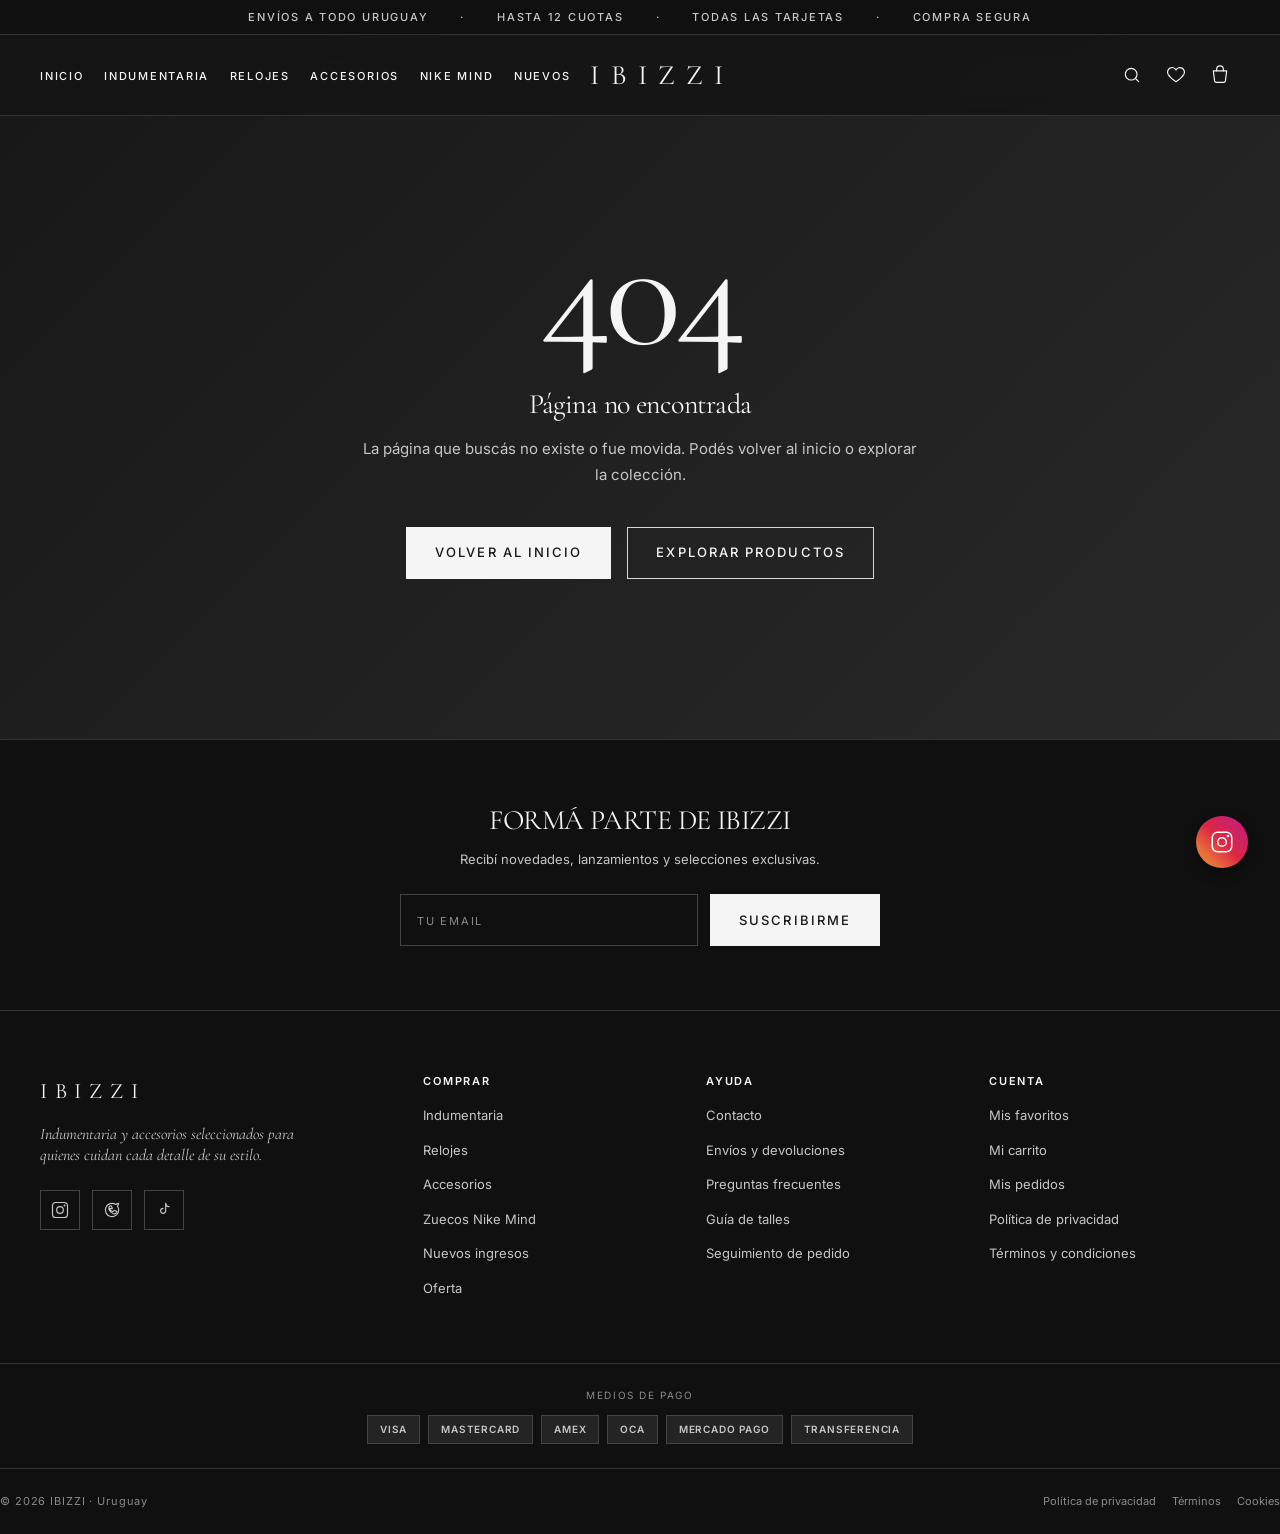
<file: product.html>
<!DOCTYPE html>
<html lang="es-UY">
<head>
  <meta charset="UTF-8">
  <meta name="viewport" content="width=device-width, initial-scale=1, viewport-fit=cover">
  <meta name="theme-color" content="#1A1A1A">
  <title>Producto · IBIZZI</title>
  <meta name="description" content="Producto IBIZZI.">

  <link rel="preconnect" href="https://fonts.googleapis.com">
  <link rel="preconnect" href="https://fonts.gstatic.com" crossorigin>
  <link href="https://fonts.googleapis.com/css2?family=Cormorant+Garamond:ital,wght@0,300;0,400;0,500;1,400&family=Inter:wght@300;400;500;600;700&display=swap" rel="stylesheet">

  <link rel="stylesheet" href="css/variables.css">
  <link rel="stylesheet" href="css/reset.css">
  <link rel="stylesheet" href="css/global.css">
  <link rel="stylesheet" href="css/animations.css">
  <link rel="stylesheet" href="css/header.css">
  <link rel="stylesheet" href="css/footer.css">
  <link rel="stylesheet" href="css/product-card.css">
  <link rel="stylesheet" href="css/product-page.css">
  <link rel="stylesheet" href="css/home.css">
  <link rel="stylesheet" href="css/cart.css">
  <link rel="stylesheet" href="css/responsive.css">

  <link rel="icon" type="image/svg+xml" href="assets/placeholders/cat-relojes.svg">

  <!-- Meta Pixel Code -->
  <script>
  !function(f,b,e,v,n,t,s)
  {if(f.fbq)return;n=f.fbq=function(){n.callMethod?
  n.callMethod.apply(n,arguments):n.queue.push(arguments)};
  if(!f._fbq)f._fbq=n;n.push=n;n.loaded=!0;n.version='2.0';
  n.queue=[];t=b.createElement(e);t.async=!0;
  t.src=v;s=b.getElementsByTagName(e)[0];
  s.parentNode.insertBefore(t,s)}(window, document,'script',
  'https://connect.facebook.net/en_US/fbevents.js');
  fbq('init', '1561978585573327');
  fbq('track', 'PageView');
  </script>
  <noscript><img height="1" width="1" style="display:none"
  src="https://www.facebook.com/tr?id=1561978585573327&ev=PageView&noscript=1"
  /></noscript>
  <!-- End Meta Pixel Code -->
</head>
<body>

  <div id="shell-top"></div>

  <main class="container-wide" role="main">

    <div id="pp-breadcrumbs" class="breadcrumbs"></div>

    <div class="pp-layout">

      <!-- Galería -->
      <div class="pp-gallery">
        <div class="pp-gallery-main" id="pp-gallery-main"></div>
        <span id="pp-gallery-counter" class="pp-gallery-counter">1 / 1</span>
        <button id="pp-prev" class="pp-gallery-nav prev" type="button" aria-label="Anterior">
          <svg class="icon" viewBox="0 0 24 24"><path d="m15 6-6 6 6 6"/></svg>
        </button>
        <button id="pp-next" class="pp-gallery-nav next" type="button" aria-label="Siguiente">
          <svg class="icon" viewBox="0 0 24 24"><path d="m9 6 6 6-6 6"/></svg>
        </button>
        <div id="pp-thumbs" class="pp-thumbs"></div>
      </div>

      <!-- Info -->
      <div class="pp-info">
        <span id="pp-brand" class="pp-brand"></span>
        <h1 id="pp-name" class="pp-name"></h1>
        <p id="pp-short" class="pp-short"></p>

        <div class="pp-prices">
          <span id="pp-price" class="pp-price"></span>
          <span id="pp-old-price" class="pp-old-price" hidden></span>
          <span id="pp-discount" class="pp-discount" hidden></span>
        </div>

        <!-- Colores -->
        <div id="pp-colors-block" class="pp-variant-block">
          <div class="pp-variant-label">
            <span>Color: <strong id="pp-color-label">-</strong></span>
          </div>
          <div id="pp-colors" class="pp-colors"></div>
        </div>

        <!-- Talles -->
        <div id="pp-sizes-block" class="pp-variant-block">
          <div class="pp-variant-label">
            <span>Talle</span>
            <button type="button" class="pp-size-guide">Guía de talles</button>
          </div>
          <div id="pp-sizes" class="pp-sizes"></div>
        </div>

        <!-- Actions -->
        <div class="pp-actions">
          <div class="pp-actions-row" style="justify-content: flex-start;">
            <div class="qty-picker" role="group" aria-label="Cantidad">
              <button id="pp-qty-dec" class="qty-btn" type="button" aria-label="Disminuir">−</button>
              <span id="pp-qty-value" class="qty-value" aria-live="polite">1</span>
              <button id="pp-qty-inc" class="qty-btn" type="button" aria-label="Aumentar">+</button>
            </div>
          </div>
          <div class="pp-actions-row">
            <button id="pp-add-btn" class="btn btn-secondary" type="button">Agregar al carrito</button>
            <button id="pp-fav-btn" class="pp-fav-btn" type="button" aria-label="Guardar en favoritos">
              <svg class="icon icon-sm" viewBox="0 0 24 24"><path d="M12 20s-7-4.5-9.5-9A5 5 0 0 1 12 6a5 5 0 0 1 9.5 5c-2.5 4.5-9.5 9-9.5 9Z" fill="none"/></svg>
            </button>
          </div>
          <button id="pp-buy-btn" class="btn btn-primary btn-block" type="button">Comprar ahora</button>
        </div>

        <!-- Bloque confianza -->
        <div class="pp-trust">
          <div class="pp-trust-item">
            <svg viewBox="0 0 24 24"><path d="M2 8h13v10H2z"/><path d="M15 12h4l3 3v3h-7"/><circle cx="6" cy="19" r="2"/><circle cx="18" cy="19" r="2"/></svg>
            Envíos a todo Uruguay
          </div>
          <div class="pp-trust-item">
            <svg viewBox="0 0 24 24"><rect x="3" y="6" width="18" height="12" rx="1"/><path d="M3 10h18"/></svg>
            Hasta 12 cuotas
          </div>
          <div class="pp-trust-item">
            <svg viewBox="0 0 24 24"><rect x="3" y="6" width="18" height="12" rx="1"/><circle cx="8" cy="12" r="2"/></svg>
            Todas las tarjetas
          </div>
          <div class="pp-trust-item">
            <svg viewBox="0 0 24 24"><path d="M12 3l8 3v6c0 4-3.5 8-8 9-4.5-1-8-5-8-9V6z"/><path d="m9 12 2 2 4-4"/></svg>
            Compra segura
          </div>
        </div>

        <!-- Descripción -->
        <section style="margin-top: var(--space-5);">
          <h2 class="h4" style="margin-bottom: var(--space-3); color: var(--color-text-primary);">Descripción</h2>
          <p id="pp-long" class="pp-long"></p>
        </section>

        <!-- Especificaciones -->
        <section id="pp-specs-block" style="margin-top: var(--space-5);">
          <h2 class="h4" style="margin-bottom: var(--space-3); color: var(--color-text-primary);">Especificaciones</h2>
          <dl id="pp-specs" class="pp-specs"></dl>
        </section>

        <!-- Reseñas -->
        <section id="pp-reviews-block" style="margin-top: var(--space-5);">
          <h2 class="h4" style="margin-bottom: var(--space-3); color: var(--color-text-primary);">Reseñas</h2>
          <div id="pp-reviews"></div>
        </section>
      </div>
    </div>

    <!-- Completá tu look -->
    <section class="section container-wide" style="padding-inline: 0;">
      <span class="section-eyebrow" style="display:block;text-align:center;">Curaduría</span>
      <h2 class="section-title">Completá tu look</h2>
      <p class="section-subtitle">Sumá los detalles que hacen la diferencia</p>
      <div class="carousel">
        <button class="carousel-prev" type="button" aria-label="Anterior">
          <svg class="icon" viewBox="0 0 24 24"><path d="m15 6-6 6 6 6"/></svg>
        </button>
        <div id="complementary-list" class="carousel-scroller"></div>
        <button class="carousel-next" type="button" aria-label="Siguiente">
          <svg class="icon" viewBox="0 0 24 24"><path d="m9 6 6 6-6 6"/></svg>
        </button>
      </div>
    </section>

    <!-- También te puede interesar -->
    <section class="section container-wide" style="padding-inline: 0;">
      <h2 class="section-title">También te puede interesar</h2>
      <div class="carousel">
        <button class="carousel-prev" type="button" aria-label="Anterior">
          <svg class="icon" viewBox="0 0 24 24"><path d="m15 6-6 6 6 6"/></svg>
        </button>
        <div id="recommended-list" class="carousel-scroller"></div>
        <button class="carousel-next" type="button" aria-label="Siguiente">
          <svg class="icon" viewBox="0 0 24 24"><path d="m9 6 6 6-6 6"/></svg>
        </button>
      </div>
    </section>

  </main>

  <!-- Sticky bar móvil -->
  <div id="pp-sticky-bar" class="pp-sticky-bar" role="region" aria-label="Agregar al carrito">
    <div class="sticky-info">
      <span class="sticky-label">Precio</span>
      <span id="sticky-price" class="sticky-price"></span>
    </div>
    <button id="sticky-add-btn" class="btn btn-primary btn-sm" type="button" style="flex:1.5;">Agregar</button>
  </div>

  <div id="shell-bottom"></div>

  <script type="module">
    import './js/app.js';
    import { initProductPage } from './js/product-page.js';
    document.addEventListener('DOMContentLoaded', () => initProductPage());
  </script>
</body>
</html>
</file>
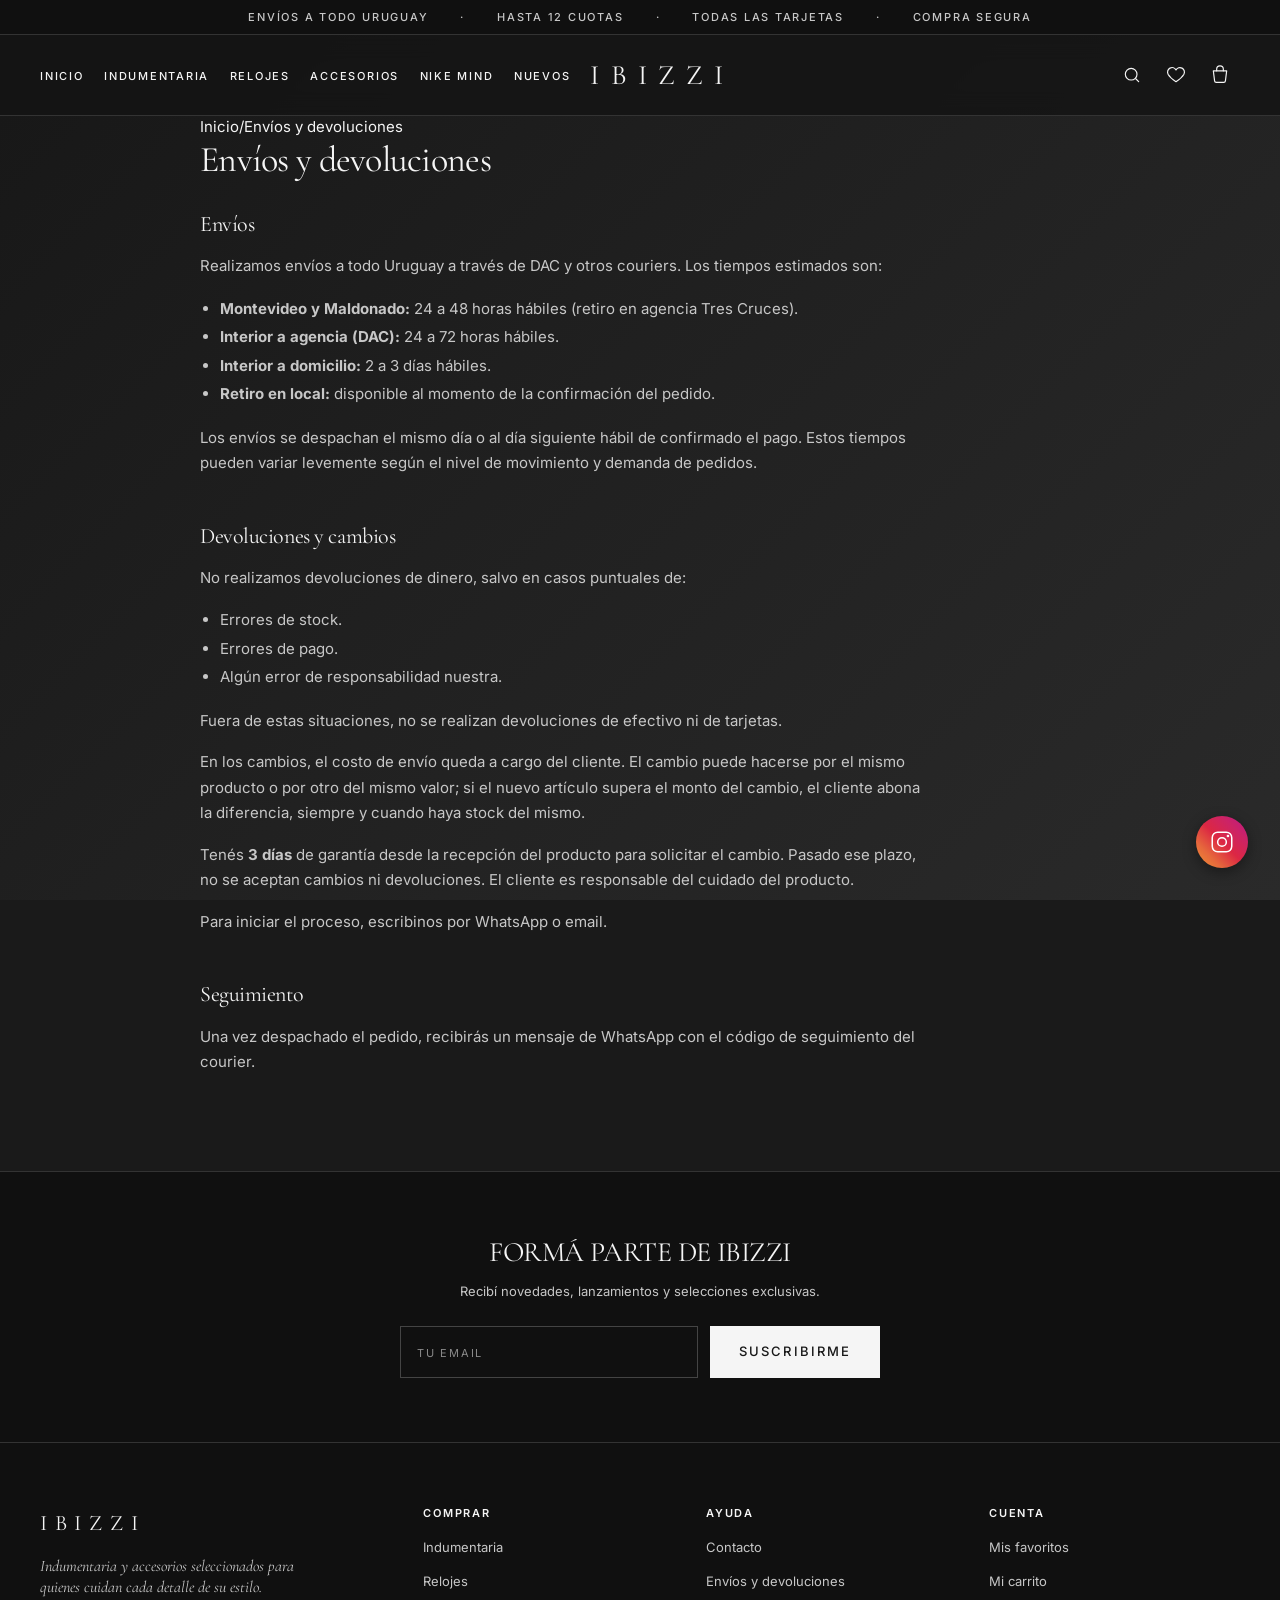
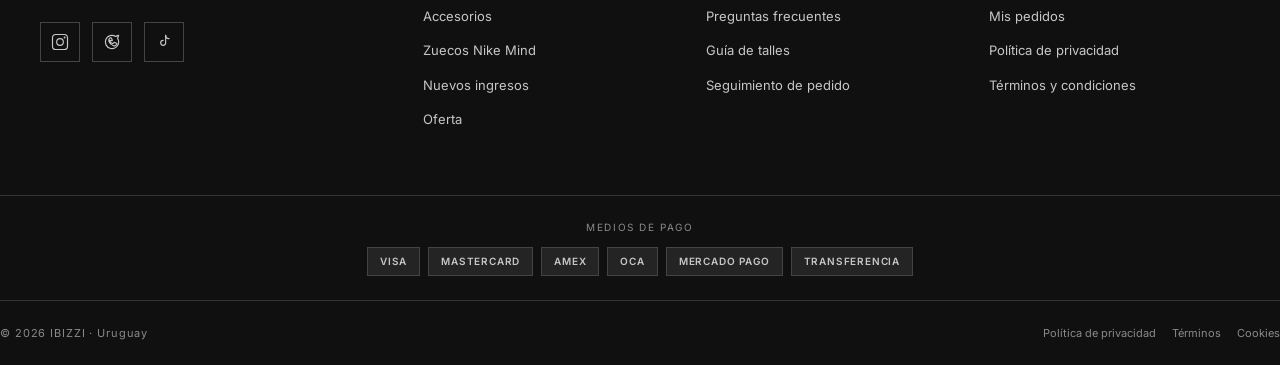
<file: shipping.html>
<!DOCTYPE html>
<html lang="es-UY">
<head>
  <meta charset="UTF-8">
  <meta name="viewport" content="width=device-width, initial-scale=1, viewport-fit=cover">
  <meta name="theme-color" content="#1A1A1A">
  <title>Envíos y devoluciones · IBIZZI</title>
  <meta name="description" content="Información de envíos, tiempos y política de devoluciones en IBIZZI Uruguay.">

  <link rel="preconnect" href="https://fonts.googleapis.com">
  <link rel="preconnect" href="https://fonts.gstatic.com" crossorigin>
  <link href="https://fonts.googleapis.com/css2?family=Cormorant+Garamond:ital,wght@0,300;0,400;0,500;1,400&family=Inter:wght@300;400;500;600;700&display=swap" rel="stylesheet">

  <link rel="stylesheet" href="css/variables.css">
  <link rel="stylesheet" href="css/reset.css">
  <link rel="stylesheet" href="css/global.css">
  <link rel="stylesheet" href="css/animations.css">
  <link rel="stylesheet" href="css/header.css">
  <link rel="stylesheet" href="css/footer.css">
  <link rel="stylesheet" href="css/cart.css">
  <link rel="stylesheet" href="css/home.css">
  <link rel="stylesheet" href="css/responsive.css">

  <link rel="icon" type="image/svg+xml" href="assets/placeholders/cat-relojes.svg">

  <!-- Meta Pixel Code -->
  <script>
  !function(f,b,e,v,n,t,s)
  {if(f.fbq)return;n=f.fbq=function(){n.callMethod?
  n.callMethod.apply(n,arguments):n.queue.push(arguments)};
  if(!f._fbq)f._fbq=n;n.push=n;n.loaded=!0;n.version='2.0';
  n.queue=[];t=b.createElement(e);t.async=!0;
  t.src=v;s=b.getElementsByTagName(e)[0];
  s.parentNode.insertBefore(t,s)}(window, document,'script',
  'https://connect.facebook.net/en_US/fbevents.js');
  fbq('init', '1561978585573327');
  fbq('track', 'PageView');
  </script>
  <noscript><img height="1" width="1" style="display:none"
  src="https://www.facebook.com/tr?id=1561978585573327&ev=PageView&noscript=1"
  /></noscript>
  <!-- End Meta Pixel Code -->
</head>
<body>

  <div id="shell-top"></div>

  <main class="container-narrow" role="main">
    <div class="breadcrumbs">
      <a href="index.html">Inicio</a><span>/</span><span>Envíos y devoluciones</span>
    </div>

    <h1 class="cart-page-title">Envíos y devoluciones</h1>

    <article class="pp-long" style="max-width: 720px;">
      <h2 class="h3" style="font-family: var(--font-serif); margin-bottom: 1rem;">Envíos</h2>
      <p>Realizamos envíos a todo Uruguay a través de DAC y otros couriers. Los tiempos estimados son:</p>
      <ul style="margin-top: 1rem; padding-left: 1.25rem; color: var(--color-text-secondary); line-height: 1.9;">
        <li><strong>Montevideo y Maldonado:</strong> 24 a 48 horas hábiles (retiro en agencia Tres Cruces).</li>
        <li><strong>Interior a agencia (DAC):</strong> 24 a 72 horas hábiles.</li>
        <li><strong>Interior a domicilio:</strong> 2 a 3 días hábiles.</li>
        <li><strong>Retiro en local:</strong> disponible al momento de la confirmación del pedido.</li>
      </ul>
      <p style="margin-top: 1rem;">Los envíos se despachan el mismo día o al día siguiente hábil de confirmado el pago. Estos tiempos pueden variar levemente según el nivel de movimiento y demanda de pedidos.</p>

      <h2 class="h3" style="font-family: var(--font-serif); margin-top: 3rem; margin-bottom: 1rem;">Devoluciones y cambios</h2>
      <p>No realizamos devoluciones de dinero, salvo en casos puntuales de:</p>
      <ul style="margin-top: 1rem; padding-left: 1.25rem; color: var(--color-text-secondary); line-height: 1.9;">
        <li>Errores de stock.</li>
        <li>Errores de pago.</li>
        <li>Algún error de responsabilidad nuestra.</li>
      </ul>
      <p style="margin-top: 1rem;">Fuera de estas situaciones, no se realizan devoluciones de efectivo ni de tarjetas.</p>
      <p style="margin-top: 1rem;">En los cambios, el costo de envío queda a cargo del cliente. El cambio puede hacerse por el mismo producto o por otro del mismo valor; si el nuevo artículo supera el monto del cambio, el cliente abona la diferencia, siempre y cuando haya stock del mismo.</p>
      <p style="margin-top: 1rem;">Tenés <strong>3 días</strong> de garantía desde la recepción del producto para solicitar el cambio. Pasado ese plazo, no se aceptan cambios ni devoluciones. El cliente es responsable del cuidado del producto.</p>
      <p style="margin-top: 1rem;">Para iniciar el proceso, escribinos por WhatsApp o email.</p>

      <h2 class="h3" style="font-family: var(--font-serif); margin-top: 3rem; margin-bottom: 1rem;">Seguimiento</h2>
      <p>Una vez despachado el pedido, recibirás un mensaje de WhatsApp con el código de seguimiento del courier.</p>
    </article>
  </main>

  <div id="shell-bottom"></div>

  <script type="module">import './js/app.js';</script>
</body>
</html>
</file>
<file: css/variables.css>
/* ============================================================
   IBIZZI · variables.css
   Design tokens globales de la tienda.
   Cambiar cualquier color / tamaño / transición aquí.
   ============================================================ */

:root {
  /* ---------- Paleta ---------- */
  --color-bg-primary:    #1A1A1A;   /* Fondo principal */
  --color-bg-secondary:  #242424;   /* Fondo carbón secundario */
  --color-bg-card:       #2D2D2D;   /* Tarjetas */
  --color-bg-deep:       #101010;   /* Negro profundo (footer, overlays) */

  --color-text-primary:   #F5F5F5;  /* Texto principal */
  --color-text-secondary: #C7C7C7;  /* Texto secundario */
  --color-text-muted:     #8A8A8A;  /* Etiquetas, meta */
  --color-text-inverse:   #171717;  /* Texto sobre botones claros */

  --color-border:        #444444;   /* Bordes */
  --color-border-soft:   #333333;   /* Bordes suaves */
  --color-border-light:  #D8D8D8;   /* Bordes botón secundario */

  --color-accent:        #F5F5F5;   /* Acento (botón principal) */
  --color-success:       #7CB88E;
  --color-warning:       #E0B67A;
  --color-error:         #C97B7B;

  /* Gradiente de fondo (leve, editorial) */
  --gradient-bg: linear-gradient(
    135deg,
    #171717 0%,
    #202020 45%,
    #2A2A2A 100%
  );

  /* Gradiente para hero (más contraste editorial) */
  --gradient-hero: linear-gradient(
    180deg,
    #141414 0%,
    #1E1E1E 60%,
    #242424 100%
  );

  /* ---------- Tipografía ---------- */
  --font-serif: 'Cormorant Garamond', 'Playfair Display', Georgia, serif;
  --font-sans:  'Inter', 'Geist', -apple-system, BlinkMacSystemFont, 'Segoe UI', sans-serif;

  /* Escala tipográfica (mobile-first, escala en responsive.css) */
  --fs-xs:    0.75rem;    /* 12px */
  --fs-sm:    0.8125rem;  /* 13px */
  --fs-base:  0.9375rem;  /* 15px */
  --fs-md:    1rem;       /* 16px */
  --fs-lg:    1.125rem;   /* 18px */
  --fs-xl:    1.375rem;   /* 22px */
  --fs-2xl:   1.75rem;    /* 28px */
  --fs-3xl:   2.25rem;    /* 36px */
  --fs-4xl:   3rem;       /* 48px */
  --fs-hero:  2.5rem;     /* 40px — escala en tablet/desktop */

  --lh-tight:  1.15;
  --lh-snug:   1.3;
  --lh-normal: 1.5;
  --lh-relaxed: 1.7;

  --ls-tight:  -0.02em;
  --ls-normal: 0;
  --ls-wide:   0.08em;
  --ls-wider:  0.16em;    /* labels y CTAs mayúsculas */

  --fw-light:    300;
  --fw-regular:  400;
  --fw-medium:   500;
  --fw-semibold: 600;
  --fw-bold:     700;

  /* ---------- Espaciado ---------- */
  --space-1:  0.25rem;   /* 4  */
  --space-2:  0.5rem;    /* 8  */
  --space-3:  0.75rem;   /* 12 */
  --space-4:  1rem;      /* 16 */
  --space-5:  1.5rem;    /* 24 */
  --space-6:  2rem;      /* 32 */
  --space-7:  3rem;      /* 48 */
  --space-8:  4rem;      /* 64 */
  --space-9:  6rem;      /* 96 */

  /* ---------- Layout ---------- */
  --container-max: 1440px;
  --container-pad: 1.25rem;         /* padding lateral en móvil */
  --container-pad-lg: 2.5rem;       /* padding lateral en desktop */
  --header-height: 64px;            /* móvil */
  --header-height-lg: 80px;         /* desktop */
  --announcement-height: 34px;

  /* ---------- Bordes / radios ---------- */
  --radius-none: 0;
  --radius-sm:   2px;
  --radius-md:   4px;
  --radius-lg:   8px;   /* uso raro — la marca es cuadrada */
  --radius-full: 9999px;

  /* ---------- Sombras (muy sutiles) ---------- */
  --shadow-xs: 0 1px 2px rgba(0, 0, 0, 0.15);
  --shadow-sm: 0 2px 8px rgba(0, 0, 0, 0.20);
  --shadow-md: 0 8px 24px rgba(0, 0, 0, 0.28);
  --shadow-lg: 0 16px 40px rgba(0, 0, 0, 0.35);

  /* ---------- Transiciones ---------- */
  --ease-out:     cubic-bezier(0.16, 1, 0.3, 1);
  --ease-in-out:  cubic-bezier(0.65, 0, 0.35, 1);
  --dur-fast:     150ms;
  --dur-base:     250ms;
  --dur-slow:     400ms;
  --dur-slower:   600ms;

  --transition-base: all var(--dur-base) var(--ease-out);
  --transition-color: color var(--dur-fast) var(--ease-out),
                      background-color var(--dur-fast) var(--ease-out),
                      border-color var(--dur-fast) var(--ease-out);

  /* ---------- Z-index ---------- */
  --z-base:       1;
  --z-sticky:     100;
  --z-header:     500;
  --z-overlay:    900;
  --z-drawer:     1000;
  --z-modal:      1100;
  --z-toast:      1200;

  /* ---------- Botones ---------- */
  --btn-height:      52px;
  --btn-height-sm:   40px;
  --btn-pad-x:       1.75rem;
}
</file>
<file: css/global.css>
/* ============================================================
   IBIZZI · global.css
   Tipografía base, container, botones, utilidades.
   Escrito mobile-first. Escalas responsive en responsive.css
   ============================================================ */

body {
  font-family: var(--font-sans);
  font-size: var(--fs-base);
  line-height: var(--lh-normal);
  color: var(--color-text-primary);
  background-color: var(--color-bg-primary);
  background-image: var(--gradient-bg);
  background-attachment: fixed;
  font-weight: var(--fw-regular);
  letter-spacing: var(--ls-normal);
}

/* ---------- Tipografía editorial ---------- */

h1, .h1,
h2, .h2,
h3, .h3 {
  font-family: var(--font-serif);
  font-weight: var(--fw-regular);
  color: var(--color-text-primary);
  letter-spacing: var(--ls-tight);
  line-height: var(--lh-tight);
}

h1, .h1 { font-size: var(--fs-3xl); }
h2, .h2 { font-size: var(--fs-2xl); }
h3, .h3 { font-size: var(--fs-xl); }

h4, .h4,
h5, .h5,
h6, .h6 {
  font-family: var(--font-sans);
  font-weight: var(--fw-medium);
  letter-spacing: var(--ls-wide);
  text-transform: uppercase;
}

h4, .h4 { font-size: var(--fs-sm); }
h5, .h5 { font-size: var(--fs-xs); }

p {
  color: var(--color-text-secondary);
  line-height: var(--lh-relaxed);
}

small { font-size: var(--fs-xs); color: var(--color-text-muted); }

a {
  transition: var(--transition-color);
}
a:hover { color: var(--color-text-primary); }

/* ---------- Container ---------- */

.container {
  width: 100%;
  max-width: var(--container-max);
  margin-inline: auto;
  padding-inline: var(--container-pad);
}

.container-wide {
  width: 100%;
  max-width: 1680px;
  margin-inline: auto;
  padding-inline: var(--container-pad);
}

.container-narrow {
  width: 100%;
  max-width: 960px;
  margin-inline: auto;
  padding-inline: var(--container-pad);
}

/* ---------- Section ---------- */

.section {
  padding-block: var(--space-7);
}

.section-title {
  font-family: var(--font-serif);
  font-size: var(--fs-2xl);
  font-weight: var(--fw-regular);
  letter-spacing: var(--ls-tight);
  text-align: center;
  margin-bottom: var(--space-2);
}

.section-subtitle {
  font-family: var(--font-sans);
  font-size: var(--fs-sm);
  text-transform: uppercase;
  letter-spacing: var(--ls-wider);
  color: var(--color-text-muted);
  text-align: center;
  margin-bottom: var(--space-6);
}

.section-eyebrow {
  display: inline-block;
  font-family: var(--font-sans);
  font-size: var(--fs-xs);
  text-transform: uppercase;
  letter-spacing: var(--ls-wider);
  color: var(--color-text-muted);
  margin-bottom: var(--space-3);
}

/* ---------- Botones ---------- */

.btn {
  display: inline-flex;
  align-items: center;
  justify-content: center;
  gap: var(--space-2);
  min-height: var(--btn-height);
  padding: 0 var(--btn-pad-x);
  font-family: var(--font-sans);
  font-size: var(--fs-sm);
  font-weight: var(--fw-medium);
  letter-spacing: var(--ls-wider);
  text-transform: uppercase;
  text-align: center;
  border: 1px solid transparent;
  border-radius: var(--radius-none);
  cursor: pointer;
  transition: var(--transition-base);
  white-space: nowrap;
  user-select: none;
}

.btn-primary {
  background-color: var(--color-accent);
  color: var(--color-text-inverse);
}
.btn-primary:hover {
  background-color: transparent;
  color: var(--color-text-primary);
  border-color: var(--color-text-primary);
}

.btn-secondary {
  background-color: transparent;
  color: var(--color-text-primary);
  border-color: var(--color-border-light);
}
.btn-secondary:hover {
  background-color: var(--color-text-primary);
  color: var(--color-text-inverse);
  border-color: var(--color-text-primary);
}

.btn-ghost {
  background-color: transparent;
  color: var(--color-text-secondary);
  border-color: transparent;
  padding-inline: var(--space-3);
}
.btn-ghost:hover {
  color: var(--color-text-primary);
}

.btn-sm {
  min-height: var(--btn-height-sm);
  padding: 0 var(--space-5);
  font-size: var(--fs-xs);
}

.btn-block {
  width: 100%;
}

.btn:disabled,
.btn[aria-disabled="true"] {
  opacity: 0.4;
  cursor: not-allowed;
  pointer-events: none;
}

/* ---------- Iconos de UI ---------- */

.icon {
  display: inline-block;
  width: 20px;
  height: 20px;
  stroke: currentColor;
  fill: none;
  stroke-width: 1.4;
  stroke-linecap: round;
  stroke-linejoin: round;
  flex-shrink: 0;
}
.icon-sm { width: 16px; height: 16px; }
.icon-lg { width: 24px; height: 24px; }

.icon-btn {
  display: inline-flex;
  align-items: center;
  justify-content: center;
  width: 40px;
  height: 40px;
  color: var(--color-text-primary);
  transition: var(--transition-color);
  position: relative;
}
.icon-btn:hover { color: var(--color-text-secondary); }

/* Badge de contador (carrito, favoritos) */
.icon-badge {
  position: absolute;
  top: 4px;
  right: 2px;
  min-width: 16px;
  height: 16px;
  padding: 0 4px;
  background-color: var(--color-text-primary);
  color: var(--color-text-inverse);
  font-size: 10px;
  font-weight: var(--fw-semibold);
  line-height: 16px;
  text-align: center;
  border-radius: var(--radius-full);
  letter-spacing: 0;
}
.icon-badge:empty,
.icon-badge[data-count="0"] {
  display: none;
}

/* ---------- Divider ---------- */

.divider {
  border: 0;
  border-top: 1px solid var(--color-border-soft);
  margin-block: var(--space-6);
}
.divider-thin { border-top-color: var(--color-border-soft); }

/* ---------- Labels y estados ---------- */

.label {
  display: inline-block;
  font-family: var(--font-sans);
  font-size: 10px;
  font-weight: var(--fw-medium);
  text-transform: uppercase;
  letter-spacing: var(--ls-wider);
  padding: 4px 10px;
  border: 1px solid var(--color-border);
  color: var(--color-text-secondary);
}
.label-new     { border-color: var(--color-text-primary); color: var(--color-text-primary); }
.label-sale    { border-color: var(--color-warning); color: var(--color-warning); }
.label-sold    { border-color: var(--color-border); color: var(--color-text-muted); }
/* Preventa: badge sólido dorado, el más prominente de todos. */
.label-preorder {
  background-color: var(--color-warning);
  border-color: var(--color-warning);
  color: var(--color-text-inverse);
  font-weight: var(--fw-semibold);
}

/* ---------- Utilidades ---------- */

.visually-hidden {
  position: absolute !important;
  width: 1px; height: 1px;
  padding: 0; margin: -1px;
  overflow: hidden; clip: rect(0,0,0,0);
  white-space: nowrap; border: 0;
}

.text-center { text-align: center; }
.text-uppercase { text-transform: uppercase; letter-spacing: var(--ls-wider); }
.text-muted { color: var(--color-text-muted); }
.text-secondary { color: var(--color-text-secondary); }

.flex { display: flex; }
.flex-col { flex-direction: column; }
.items-center { align-items: center; }
.justify-between { justify-content: space-between; }
.gap-2 { gap: var(--space-2); }
.gap-4 { gap: var(--space-4); }

.hidden { display: none !important; }

/* Bloqueo de scroll cuando hay drawer/modal abierto */
body.is-locked {
  overflow: hidden;
  touch-action: none;
}

/* ---------- Instagram flotante ---------- */

.float-ig-btn {
  position: fixed;
  right: var(--space-4);
  bottom: var(--space-4);
  z-index: var(--z-sticky);
  width: 52px;
  height: 52px;
  display: inline-flex;
  align-items: center;
  justify-content: center;
  border-radius: 50%;
  background: linear-gradient(45deg, #f09433, #e6683c, #dc2743, #cc2366, #bc1888);
  color: #fff;
  box-shadow: 0 4px 14px rgba(0,0,0,0.4);
  transition: transform var(--dur-base) var(--ease-out);
}
.float-ig-btn:hover {
  transform: scale(1.08);
}
.float-ig-btn .icon {
  width: 26px;
  height: 26px;
}
@media (min-width: 768px) {
  .float-ig-btn {
    right: var(--space-6, 2rem);
    bottom: var(--space-6, 2rem);
  }
}
</file>
<file: css/animations.css>
/* ============================================================
   IBIZZI · animations.css
   Animaciones sutiles y skeleton loading.
   Todas las animaciones respetan prefers-reduced-motion (reset.css)
   ============================================================ */

/* ---------- Keyframes ---------- */

@keyframes fadeIn {
  from { opacity: 0; }
  to   { opacity: 1; }
}

@keyframes fadeInUp {
  from { opacity: 0; transform: translateY(16px); }
  to   { opacity: 1; transform: translateY(0); }
}

@keyframes fadeInDown {
  from { opacity: 0; transform: translateY(-16px); }
  to   { opacity: 1; transform: translateY(0); }
}

@keyframes skeletonShimmer {
  0%   { background-position: -200% 0; }
  100% { background-position: 200% 0; }
}

@keyframes spin {
  from { transform: rotate(0deg); }
  to   { transform: rotate(360deg); }
}

/* ---------- Utilidades ---------- */

.anim-fade      { animation: fadeIn    var(--dur-slow) var(--ease-out) both; }
.anim-fade-up   { animation: fadeInUp  var(--dur-slow) var(--ease-out) both; }
.anim-fade-down { animation: fadeInDown var(--dur-slow) var(--ease-out) both; }

/* Delays escalonados (uso en grillas de productos, categorías) */
.anim-delay-1 { animation-delay: 80ms; }
.anim-delay-2 { animation-delay: 160ms; }
.anim-delay-3 { animation-delay: 240ms; }
.anim-delay-4 { animation-delay: 320ms; }

/* ---------- Skeleton loading ---------- */

.skeleton {
  background: linear-gradient(
    90deg,
    var(--color-bg-card) 0%,
    #383838 50%,
    var(--color-bg-card) 100%
  );
  background-size: 200% 100%;
  animation: skeletonShimmer 1.4s var(--ease-in-out) infinite;
  border-radius: var(--radius-sm);
}

.skeleton-text {
  height: 12px;
  width: 100%;
  margin-block: 4px;
}
.skeleton-text.short { width: 60%; }

.skeleton-image {
  width: 100%;
  aspect-ratio: 3 / 4;
}

/* ---------- Spinner ---------- */

.spinner {
  display: inline-block;
  width: 20px;
  height: 20px;
  border: 2px solid var(--color-border);
  border-top-color: var(--color-text-primary);
  border-radius: 50%;
  animation: spin 700ms linear infinite;
}
</file>
<file: css/header.css>
/* ============================================================
   IBIZZI · header.css
   Announcement bar + header + menú móvil + search overlay
   ============================================================ */

/* ---------- Announcement Bar ---------- */

.announcement {
  position: relative;
  z-index: calc(var(--z-header) + 1);
  background-color: var(--color-bg-deep);
  border-bottom: 1px solid var(--color-border-soft);
  overflow: hidden;
}

.announcement-inner {
  display: flex;
  align-items: center;
  justify-content: center;
  height: var(--announcement-height);
  font-family: var(--font-sans);
  font-size: 11px;
  font-weight: var(--fw-medium);
  letter-spacing: var(--ls-wider);
  text-transform: uppercase;
  color: var(--color-text-secondary);
  white-space: nowrap;
  overflow-x: auto;
  scrollbar-width: none;
  -ms-overflow-style: none;
  padding-inline: var(--space-4);
}
.announcement-inner::-webkit-scrollbar { display: none; }

.announcement-inner span {
  display: inline-block;
  padding-inline: var(--space-4);
}

/* ---------- Header ---------- */

.header {
  position: sticky;
  top: 0;
  z-index: var(--z-header);
  background-color: rgba(20, 20, 20, 0.85);
  backdrop-filter: blur(12px);
  -webkit-backdrop-filter: blur(12px);
  border-bottom: 1px solid var(--color-border-soft);
  transition: background-color var(--dur-base) var(--ease-out);
}

.header-inner {
  display: grid;
  grid-template-columns: auto 1fr auto;
  align-items: center;
  height: var(--header-height);
  gap: var(--space-3);
}

/* Logo */
.header-logo {
  font-family: var(--font-serif);
  font-size: var(--fs-xl);
  font-weight: var(--fw-regular);
  letter-spacing: 0.35em;
  color: var(--color-text-primary);
  text-transform: uppercase;
  line-height: 1;
  justify-self: center;
  padding-inline: var(--space-2);
}

/* Menú (izquierda) */
.header-left,
.header-right {
  display: flex;
  align-items: center;
  gap: var(--space-1);
}
.header-right { justify-self: end; }

/* Nav desktop (oculta en móvil) */
.header-nav {
  display: none;
}

.header-nav-list {
  display: flex;
  align-items: center;
  list-style: none;
  /* Fluido: se aprieta en pantallas chicas y respira en las grandes,
     así los 6 links entran sin partirse en ningún ancho. */
  gap: clamp(1rem, 1.6vw, 2rem);
}

.header-nav-link {
  font-family: var(--font-sans);
  font-size: clamp(11px, 0.85vw, 12px);
  font-weight: var(--fw-medium);
  letter-spacing: clamp(0.08em, 0.35vw, 0.16em);
  text-transform: uppercase;
  color: var(--color-text-primary);
  padding-block: var(--space-2);
  position: relative;
  /* Sin esto el grid del header comprime la columna del nav hasta el
     ancho de la palabra más larga y parte los links en varias líneas. */
  white-space: nowrap;
  transition: var(--transition-color);
}
.header-nav-link::after {
  content: '';
  position: absolute;
  left: 0; right: 0; bottom: 0;
  height: 1px;
  background-color: currentColor;
  transform: scaleX(0);
  transform-origin: left;
  transition: transform var(--dur-base) var(--ease-out);
}
.header-nav-link:hover::after,
.header-nav-link.is-active::after {
  transform: scaleX(1);
}
.header-nav-link:hover {
  color: var(--color-text-primary);
}

/* Hamburguesa */
.hamburger {
  width: 44px;
  height: 44px;
  display: inline-flex;
  align-items: center;
  justify-content: center;
  color: var(--color-text-primary);
}
.hamburger-lines {
  display: block;
  width: 22px;
  height: 12px;
  position: relative;
}
.hamburger-lines::before,
.hamburger-lines::after {
  content: '';
  position: absolute;
  left: 0;
  width: 100%;
  height: 1px;
  background-color: currentColor;
  transition: transform var(--dur-base) var(--ease-out),
              top var(--dur-base) var(--ease-out);
}
.hamburger-lines::before { top: 0; }
.hamburger-lines::after  { top: 11px; }

/* ---------- Mobile menu drawer ---------- */

.overlay {
  position: fixed;
  inset: 0;
  background-color: rgba(0, 0, 0, 0.55);
  z-index: var(--z-overlay);
  opacity: 0;
  visibility: hidden;
  transition: opacity var(--dur-base) var(--ease-out),
              visibility var(--dur-base) var(--ease-out);
}
.overlay.is-open {
  opacity: 1;
  visibility: visible;
}

.mobile-menu {
  position: fixed;
  top: 0;
  left: 0;
  width: min(85vw, 380px);
  height: 100vh;
  height: 100dvh;
  background-color: var(--color-bg-secondary);
  z-index: var(--z-drawer);
  transform: translateX(-100%);
  transition: transform var(--dur-slow) var(--ease-out);
  display: flex;
  flex-direction: column;
  border-right: 1px solid var(--color-border-soft);
}
.mobile-menu.is-open {
  transform: translateX(0);
}

.mobile-menu-header {
  display: flex;
  align-items: center;
  justify-content: space-between;
  padding: var(--space-4) var(--space-5);
  border-bottom: 1px solid var(--color-border-soft);
  min-height: var(--header-height);
}

.mobile-menu-title {
  font-family: var(--font-serif);
  font-size: var(--fs-md);
  letter-spacing: 0.3em;
  text-transform: uppercase;
}

.mobile-menu-close {
  width: 40px;
  height: 40px;
  display: inline-flex;
  align-items: center;
  justify-content: center;
  color: var(--color-text-primary);
}

.mobile-menu-body {
  flex: 1;
  overflow-y: auto;
  padding: var(--space-5);
}

.mobile-nav-list {
  list-style: none;
  display: flex;
  flex-direction: column;
}

.mobile-nav-link {
  display: block;
  padding: var(--space-4) 0;
  font-family: var(--font-serif);
  font-size: var(--fs-xl);
  font-weight: var(--fw-regular);
  letter-spacing: var(--ls-tight);
  color: var(--color-text-primary);
  border-bottom: 1px solid var(--color-border-soft);
  transition: var(--transition-color);
}
.mobile-nav-link:hover { color: var(--color-text-secondary); }

.mobile-menu-footer {
  padding: var(--space-5);
  border-top: 1px solid var(--color-border-soft);
  display: flex;
  flex-direction: column;
  gap: var(--space-3);
}

.mobile-menu-footer a {
  font-size: var(--fs-xs);
  text-transform: uppercase;
  letter-spacing: var(--ls-wider);
  color: var(--color-text-secondary);
}

/* ---------- Search overlay ---------- */

.search-overlay {
  position: fixed;
  top: 0;
  left: 0;
  right: 0;
  background-color: var(--color-bg-secondary);
  z-index: var(--z-drawer);
  transform: translateY(-100%);
  transition: transform var(--dur-slow) var(--ease-out);
  border-bottom: 1px solid var(--color-border-soft);
  padding-bottom: var(--space-5);
}
.search-overlay.is-open {
  transform: translateY(0);
}

.search-overlay-inner {
  padding: var(--space-4) var(--container-pad);
}

.search-form {
  display: flex;
  align-items: center;
  gap: var(--space-3);
  border-bottom: 1px solid var(--color-border);
  padding-bottom: var(--space-3);
}

.search-input {
  flex: 1;
  font-family: var(--font-serif);
  font-size: var(--fs-lg);
  color: var(--color-text-primary);
  padding: var(--space-2) 0;
}
.search-input::placeholder {
  color: var(--color-text-muted);
  font-style: italic;
}
.search-input:focus { outline: none; }

.search-suggestions {
  margin-top: var(--space-4);
  display: flex;
  flex-direction: column;
  gap: var(--space-2);
}

.search-suggestion {
  display: flex;
  align-items: center;
  gap: var(--space-3);
  padding: var(--space-2) 0;
  color: var(--color-text-secondary);
  font-size: var(--fs-sm);
}
</file>
<file: css/footer.css>
/* ============================================================
   IBIZZI · footer.css
   Footer editorial oscuro con columnas + newsletter + copyright
   ============================================================ */

.footer {
  background-color: var(--color-bg-deep);
  color: var(--color-text-secondary);
  border-top: 1px solid var(--color-border-soft);
  margin-top: var(--space-9);
}

.footer-newsletter {
  padding: var(--space-8) 0;
  border-bottom: 1px solid var(--color-border-soft);
  text-align: center;
}

.footer-newsletter-title {
  font-family: var(--font-serif);
  font-size: var(--fs-2xl);
  font-weight: var(--fw-regular);
  color: var(--color-text-primary);
  letter-spacing: var(--ls-tight);
  margin-bottom: var(--space-3);
}

.footer-newsletter-text {
  color: var(--color-text-secondary);
  font-size: var(--fs-sm);
  max-width: 480px;
  margin: 0 auto var(--space-5);
}

.footer-newsletter-form {
  display: flex;
  flex-direction: column;
  gap: var(--space-3);
  max-width: 480px;
  margin: 0 auto;
}

.footer-newsletter-input {
  flex: 1;
  padding: 0 var(--space-4);
  height: 52px;
  border: 1px solid var(--color-border);
  background-color: transparent;
  color: var(--color-text-primary);
  font-family: var(--font-sans);
  font-size: var(--fs-sm);
  letter-spacing: var(--ls-wide);
}
.footer-newsletter-input::placeholder {
  color: var(--color-text-muted);
  text-transform: uppercase;
  letter-spacing: var(--ls-wider);
  font-size: 11px;
}
.footer-newsletter-input:focus {
  outline: none;
  border-color: var(--color-text-primary);
}

/* ---------- Columnas ---------- */

.footer-main {
  padding: var(--space-8) 0;
}

.footer-grid {
  display: grid;
  grid-template-columns: 1fr;
  gap: var(--space-6);
}

.footer-brand-col {
  display: flex;
  flex-direction: column;
  gap: var(--space-4);
}

.footer-logo {
  font-family: var(--font-serif);
  font-size: var(--fs-xl);
  letter-spacing: 0.35em;
  color: var(--color-text-primary);
  text-transform: uppercase;
}

.footer-tagline {
  font-family: var(--font-serif);
  font-size: var(--fs-md);
  font-style: italic;
  color: var(--color-text-secondary);
  max-width: 280px;
  line-height: var(--lh-snug);
}

.footer-socials {
  display: flex;
  gap: var(--space-3);
  margin-top: var(--space-2);
}
.footer-socials a {
  width: 40px;
  height: 40px;
  border: 1px solid var(--color-border);
  display: inline-flex;
  align-items: center;
  justify-content: center;
  color: var(--color-text-secondary);
  transition: var(--transition-color);
}
.footer-socials a:hover {
  color: var(--color-text-primary);
  border-color: var(--color-text-primary);
}

/* Columna de links */
.footer-col-title {
  font-family: var(--font-sans);
  font-size: 11px;
  font-weight: var(--fw-semibold);
  letter-spacing: var(--ls-wider);
  text-transform: uppercase;
  color: var(--color-text-primary);
  margin-bottom: var(--space-4);
}

.footer-list {
  list-style: none;
  display: flex;
  flex-direction: column;
  gap: var(--space-3);
}

.footer-list a {
  font-size: var(--fs-sm);
  color: var(--color-text-secondary);
  transition: var(--transition-color);
}
.footer-list a:hover {
  color: var(--color-text-primary);
}

/* ---------- Medios de pago ---------- */

.footer-payments {
  padding: var(--space-5) 0;
  border-top: 1px solid var(--color-border-soft);
  border-bottom: 1px solid var(--color-border-soft);
}

.footer-payments-inner {
  display: flex;
  flex-direction: column;
  align-items: center;
  gap: var(--space-3);
  text-align: center;
}

.footer-payments-title {
  font-size: 10px;
  text-transform: uppercase;
  letter-spacing: var(--ls-wider);
  color: var(--color-text-muted);
}

.footer-payments-list {
  display: flex;
  flex-wrap: wrap;
  gap: var(--space-2);
  justify-content: center;
}

.payment-badge {
  padding: 6px 12px;
  border: 1px solid var(--color-border);
  font-family: var(--font-sans);
  font-size: 10px;
  font-weight: var(--fw-semibold);
  letter-spacing: var(--ls-wide);
  color: var(--color-text-secondary);
  text-transform: uppercase;
  background-color: var(--color-bg-secondary);
}

/* ---------- Copyright ---------- */

.footer-bottom {
  padding: var(--space-5) 0;
  display: flex;
  flex-direction: column;
  gap: var(--space-3);
  align-items: center;
  text-align: center;
}

.footer-copyright {
  font-size: 11px;
  color: var(--color-text-muted);
  letter-spacing: var(--ls-wide);
}

.footer-meta {
  display: flex;
  gap: var(--space-4);
  font-size: 11px;
  color: var(--color-text-muted);
  flex-wrap: wrap;
  justify-content: center;
}

.footer-meta a {
  color: var(--color-text-muted);
}
.footer-meta a:hover { color: var(--color-text-primary); }
</file>
<file: css/product-card.css>
/* ============================================================
   IBIZZI · product-card.css
   Tarjeta de producto reutilizable
   ============================================================ */

.product-card {
  position: relative;
  display: flex;
  flex-direction: column;
  /* Llena la celda del grid: en una fila todas las cards quedan igual de
     altas, así los botones se pueden alinear al fondo. */
  height: 100%;
  background-color: transparent;
  transition: var(--transition-base);
}
.product-card.is-sold {
  opacity: 0.65;
}

.product-card-media {
  position: relative;
  display: block;
  aspect-ratio: 3 / 4;
  overflow: hidden;
  background-color: var(--color-bg-card);
  margin-bottom: var(--space-3);
}

.product-card-img {
  position: absolute;
  inset: 0;
  width: 100%;
  height: 100%;
  object-fit: cover;
  transition: opacity var(--dur-slow) var(--ease-out);
}
.product-card-img-2 {
  opacity: 0;
}

@media (hover: hover) {
  .product-card-media:hover .product-card-img-1 {
    opacity: 0;
  }
  .product-card-media:hover .product-card-img-2 {
    opacity: 1;
  }
}

.product-card-badges {
  position: absolute;
  top: var(--space-3);
  left: var(--space-3);
  display: flex;
  flex-direction: column;
  gap: var(--space-1);
  z-index: 2;
  pointer-events: none;
}
.product-card-badges .label {
  background-color: rgba(20,20,20,0.75);
  backdrop-filter: blur(4px);
}

.product-card-fav {
  position: absolute;
  top: var(--space-3);
  right: var(--space-3);
  width: 36px;
  height: 36px;
  display: inline-flex;
  align-items: center;
  justify-content: center;
  background-color: rgba(20,20,20,0.6);
  backdrop-filter: blur(4px);
  color: var(--color-text-primary);
  z-index: 2;
  transition: var(--transition-color);
}
.product-card-fav:hover { color: var(--color-text-secondary); }
.product-card-fav.is-active { color: var(--color-text-primary); }

.product-card-body {
  display: flex;
  flex-direction: column;
  gap: var(--space-1);
  padding-inline: 2px;
  /* Ocupa el alto sobrante para que las acciones puedan ir al fondo. */
  flex: 1;
}

.product-card-brand {
  font-family: var(--font-sans);
  font-size: 10px;
  text-transform: uppercase;
  letter-spacing: var(--ls-wider);
  color: var(--color-text-muted);
  margin-bottom: 2px;
}

.product-card-name {
  font-family: var(--font-serif);
  font-size: var(--fs-md);
  font-weight: var(--fw-regular);
  color: var(--color-text-primary);
  line-height: 1.25;
  letter-spacing: var(--ls-tight);
  min-height: 2.5em;
  transition: var(--transition-color);
}
.product-card-name:hover { color: var(--color-text-secondary); }

.product-card-prices {
  display: flex;
  align-items: baseline;
  gap: var(--space-2);
  margin-top: var(--space-2);
  flex-wrap: wrap;
}
.product-card-price {
  font-family: var(--font-sans);
  font-size: var(--fs-base);
  font-weight: var(--fw-semibold);
  color: var(--color-text-primary);
  letter-spacing: 0.02em;
}
.product-card-old {
  font-family: var(--font-sans);
  font-size: var(--fs-sm);
  color: var(--color-text-muted);
  text-decoration: line-through;
}

.product-card-actions {
  /* auto empuja las acciones al fondo (alinea los botones entre cards);
     el padding garantiza un mínimo de aire sobre el botón. */
  margin-top: auto;
  padding-top: var(--space-3);
  display: flex;
  flex-direction: column;
  gap: var(--space-2);
}
@media (min-width: 768px) {
  .product-card-actions .btn-sm { font-size: 10px; }
}

/* ---------- Preventa ---------- */

/* El badge de preventa es sólido: tiene que ganarle al fondo oscuro
   que comparten los demás badges de la card. */
.product-card-badges .label-preorder {
  background-color: var(--color-warning);
  color: var(--color-text-inverse);
  backdrop-filter: none;
}

.product-card.is-preorder .product-card-media {
  outline: 1px solid color-mix(in srgb, var(--color-warning) 55%, transparent);
  outline-offset: -1px;
}

/* Cartel que aparece sobre la foto al pasar el mouse (solo en preventa). */
.product-card-preorder-banner {
  position: absolute;
  inset: 0;
  z-index: 2;
  display: flex;
  align-items: center;
  justify-content: center;
  text-align: center;
  padding: var(--space-3);
  background-color: rgba(20,20,20,0.72);
  opacity: 0;
  transition: opacity var(--dur-base) var(--ease-out);
  pointer-events: none;
}
.product-card-preorder-banner span {
  font-family: var(--font-sans);
  font-size: var(--fs-sm);
  font-weight: var(--fw-semibold);
  letter-spacing: 0.02em;
  color: var(--color-text-primary);
  border: 1px solid var(--color-warning);
  padding: var(--space-2) var(--space-3);
}
@media (hover: hover) {
  .product-card-media:hover .product-card-preorder-banner {
    opacity: 1;
  }
}
/* Sin hover (táctil): siempre visible, un poco más discreto. */
@media (hover: none) {
  .product-card-preorder-banner {
    opacity: 1;
    background-color: rgba(20,20,20,0.5);
  }
}

.product-card-preorder-note {
  font-family: var(--font-sans);
  font-size: var(--fs-sm);
  font-weight: var(--fw-medium);
  color: var(--color-warning);
  letter-spacing: 0.01em;
}

.product-card-preorder-tag {
  font-family: var(--font-sans);
  font-size: 9px;
  text-transform: uppercase;
  letter-spacing: var(--ls-wider);
  color: var(--color-warning);
  border: 1px solid color-mix(in srgb, var(--color-warning) 60%, transparent);
  padding: 2px 6px;
  align-self: center;
}

/* ---------- Carrusel (Completá tu look / Recomendados) ---------- */

.carousel {
  position: relative;
}
.carousel-scroller {
  display: flex;
  gap: var(--space-4);
  overflow-x: auto;
  scroll-snap-type: x mandatory;
  scroll-behavior: smooth;
  padding-bottom: var(--space-3);
  scrollbar-width: none;
  -ms-overflow-style: none;
}
.carousel-scroller::-webkit-scrollbar { display: none; }

.carousel-scroller > .product-card {
  flex: 0 0 calc(50% - var(--space-2));
  scroll-snap-align: start;
}
@media (min-width: 768px) {
  .carousel-scroller > .product-card { flex-basis: calc(33.333% - var(--space-3)); }
}
@media (min-width: 1024px) {
  .carousel-scroller > .product-card { flex-basis: calc(25% - var(--space-3)); }
}

.carousel-prev,
.carousel-next {
  display: none;
  position: absolute;
  top: 40%;
  transform: translateY(-50%);
  width: 44px;
  height: 44px;
  background-color: rgba(20,20,20,0.75);
  color: var(--color-text-primary);
  z-index: 3;
  border: 1px solid var(--color-border-soft);
  align-items: center;
  justify-content: center;
  transition: var(--transition-base);
}
.carousel-prev:hover,
.carousel-next:hover {
  background-color: var(--color-text-primary);
  color: var(--color-text-inverse);
}
.carousel-prev { left: -22px; }
.carousel-next { right: -22px; }
@media (min-width: 1024px) {
  .carousel-prev, .carousel-next { display: inline-flex; }
}
</file>
<file: css/cart.css>
/* ============================================================
   IBIZZI · cart.css
   Cart drawer + cart.html + checkout.html + favorites.html
   ============================================================ */

/* ---------- Cart Drawer ---------- */

.cart-drawer {
  position: fixed;
  top: 0;
  right: 0;
  width: min(90vw, 440px);
  height: 100vh;
  height: 100dvh;
  background-color: var(--color-bg-secondary);
  z-index: var(--z-drawer);
  transform: translateX(100%);
  transition: transform var(--dur-slow) var(--ease-out);
  display: flex;
  flex-direction: column;
  border-left: 1px solid var(--color-border-soft);
}
.cart-drawer.is-open { transform: translateX(0); }

.cart-drawer-header {
  display: flex;
  align-items: center;
  justify-content: space-between;
  padding: var(--space-4) var(--space-5);
  border-bottom: 1px solid var(--color-border-soft);
  min-height: var(--header-height);
}
.cart-drawer-title {
  font-family: var(--font-serif);
  font-size: var(--fs-lg);
  letter-spacing: var(--ls-tight);
  color: var(--color-text-primary);
}

.cart-drawer-body {
  flex: 1;
  overflow-y: auto;
  padding: var(--space-4) var(--space-5);
}

.cart-drawer-footer {
  border-top: 1px solid var(--color-border-soft);
  padding: var(--space-4) var(--space-5);
  background-color: var(--color-bg-deep);
}

.cart-subtotal {
  display: flex;
  justify-content: space-between;
  align-items: baseline;
  font-family: var(--font-sans);
  font-size: 12px;
  text-transform: uppercase;
  letter-spacing: var(--ls-wider);
  color: var(--color-text-secondary);
  margin-bottom: var(--space-1);
}
.cart-subtotal strong {
  font-size: var(--fs-lg);
  color: var(--color-text-primary);
  letter-spacing: 0.02em;
}

.cart-drawer-meta {
  font-size: 10px;
  text-transform: uppercase;
  letter-spacing: var(--ls-wider);
  color: var(--color-text-muted);
  margin-bottom: var(--space-3);
}

.cart-drawer-actions {
  display: flex;
  flex-direction: column;
  gap: var(--space-2);
}

.cart-empty {
  text-align: center;
  padding-block: var(--space-6);
}

/* ---------- Cart items (drawer + página) ---------- */

.cart-items {
  list-style: none;
  display: flex;
  flex-direction: column;
  gap: var(--space-4);
}

.cart-item {
  display: grid;
  grid-template-columns: 88px 1fr auto;
  gap: var(--space-3);
  padding-bottom: var(--space-4);
  border-bottom: 1px solid var(--color-border-soft);
}
.cart-item:last-child { border-bottom: 0; }

.cart-item-image {
  width: 88px;
  aspect-ratio: 3 / 4;
  overflow: hidden;
  background-color: var(--color-bg-card);
}
.cart-item-image img {
  width: 100%; height: 100%;
  object-fit: cover;
}

.cart-item-info {
  display: flex;
  flex-direction: column;
  gap: var(--space-1);
  min-width: 0;
}

.cart-item-name {
  font-family: var(--font-serif);
  font-size: var(--fs-md);
  color: var(--color-text-primary);
  line-height: 1.2;
  letter-spacing: var(--ls-tight);
}

.cart-item-brand {
  font-size: 10px;
  text-transform: uppercase;
  letter-spacing: var(--ls-wider);
  color: var(--color-text-muted);
}

.cart-item-meta {
  display: flex;
  gap: var(--space-1);
  font-size: 11px;
  color: var(--color-text-secondary);
  margin-block: var(--space-1);
}

.cart-item-bottom {
  display: flex;
  align-items: center;
  justify-content: space-between;
  margin-top: var(--space-2);
  flex-wrap: wrap;
  gap: var(--space-2);
}

.cart-item-price {
  font-family: var(--font-sans);
  font-size: var(--fs-base);
  font-weight: var(--fw-semibold);
  color: var(--color-text-primary);
}

.cart-item-remove {
  align-self: start;
  width: 32px;
  height: 32px;
  display: inline-flex;
  align-items: center;
  justify-content: center;
  color: var(--color-text-muted);
  transition: var(--transition-color);
}
.cart-item-remove:hover { color: var(--color-text-primary); }

/* Cart drawer: mini quantity */
.cart-drawer .qty-picker { height: 36px; border: 1px solid var(--color-border-soft); }
.cart-drawer .qty-btn { width: 32px; font-size: var(--fs-sm); }
.cart-drawer .qty-value { min-width: 28px; font-size: var(--fs-sm); }

/* Completá tu compra dentro del drawer */
.cart-complete {
  margin-top: var(--space-5);
  padding-top: var(--space-4);
  border-top: 1px solid var(--color-border-soft);
}
.cart-complete-title {
  font-family: var(--font-sans);
  font-size: 11px;
  text-transform: uppercase;
  letter-spacing: var(--ls-wider);
  color: var(--color-text-secondary);
  margin-bottom: var(--space-3);
}
.cart-complete-list {
  display: flex;
  flex-direction: column;
  gap: var(--space-3);
}
.cart-complete-item {
  display: flex;
  gap: var(--space-3);
  align-items: center;
  padding: var(--space-2);
  border: 1px solid var(--color-border-soft);
  transition: var(--transition-base);
}
.cart-complete-item:hover { border-color: var(--color-text-primary); }
.cart-complete-item img {
  width: 56px; height: 56px; object-fit: cover;
}
.cart-complete-name {
  display: block;
  font-size: var(--fs-sm);
  color: var(--color-text-primary);
}
.cart-complete-price {
  font-size: 11px;
  color: var(--color-text-muted);
}

/* ---------- Página Cart ---------- */

.cart-page {
  display: grid;
  grid-template-columns: 1fr;
  gap: var(--space-6);
  padding-block: var(--space-6);
}
@media (min-width: 1024px) {
  .cart-page {
    grid-template-columns: 1.5fr 1fr;
    gap: var(--space-7);
    align-items: start;
  }
}

.cart-page-title {
  font-family: var(--font-serif);
  font-size: var(--fs-3xl);
  letter-spacing: var(--ls-tight);
  margin-bottom: var(--space-6);
}

.cart-summary {
  padding: var(--space-5);
  border: 1px solid var(--color-border-soft);
  background-color: var(--color-bg-card);
  position: sticky;
  top: calc(var(--header-height) + var(--space-4));
}
.cart-summary-title {
  font-family: var(--font-sans);
  font-size: 11px;
  text-transform: uppercase;
  letter-spacing: var(--ls-wider);
  color: var(--color-text-primary);
  margin-bottom: var(--space-4);
  font-weight: var(--fw-medium);
}
.cart-summary-row {
  display: flex;
  justify-content: space-between;
  padding-block: var(--space-2);
  font-size: var(--fs-sm);
  color: var(--color-text-secondary);
}
.cart-summary-row.total {
  border-top: 1px solid var(--color-border-soft);
  margin-top: var(--space-3);
  padding-top: var(--space-3);
  font-size: var(--fs-lg);
  color: var(--color-text-primary);
  font-weight: var(--fw-semibold);
}

.discount-row {
  display: flex;
  gap: var(--space-2);
  margin-block: var(--space-4);
}
.discount-row input {
  flex: 1;
  height: 44px;
  padding: 0 var(--space-3);
  border: 1px solid var(--color-border);
  color: var(--color-text-primary);
  background: transparent;
  font-size: 12px;
  letter-spacing: var(--ls-wide);
  text-transform: uppercase;
}
.discount-row input::placeholder { color: var(--color-text-muted); }

.note-field {
  margin-top: var(--space-4);
}
.note-field label {
  display: block;
  font-size: 10px;
  text-transform: uppercase;
  letter-spacing: var(--ls-wider);
  color: var(--color-text-muted);
  margin-bottom: var(--space-2);
}
.note-field textarea {
  width: 100%;
  padding: var(--space-3);
  border: 1px solid var(--color-border);
  color: var(--color-text-primary);
  background: transparent;
  font-family: var(--font-sans);
  font-size: var(--fs-sm);
  resize: vertical;
  min-height: 80px;
}
.note-field textarea:focus { border-color: var(--color-text-primary); outline: none; }

/* ---------- Checkout ---------- */

.checkout-layout {
  display: grid;
  grid-template-columns: 1fr;
  gap: var(--space-6);
  padding-block: var(--space-6);
}
@media (min-width: 1024px) {
  .checkout-layout {
    grid-template-columns: 1.4fr 1fr;
    gap: var(--space-7);
    align-items: start;
  }
}

.checkout-section {
  margin-bottom: var(--space-6);
}

.checkout-section-title {
  font-family: var(--font-serif);
  font-size: var(--fs-xl);
  margin-bottom: var(--space-4);
  padding-bottom: var(--space-3);
  border-bottom: 1px solid var(--color-border-soft);
  letter-spacing: var(--ls-tight);
}

.form-grid {
  display: grid;
  grid-template-columns: 1fr;
  gap: var(--space-4);
}
@media (min-width: 640px) {
  .form-grid.two { grid-template-columns: 1fr 1fr; }
}

.form-field {
  display: flex;
  flex-direction: column;
  gap: var(--space-2);
}
.form-field label {
  font-size: 10px;
  text-transform: uppercase;
  letter-spacing: var(--ls-wider);
  color: var(--color-text-muted);
}
.form-field input,
.form-field select,
.form-field textarea {
  height: 48px;
  padding: 0 var(--space-3);
  border: 1px solid var(--color-border);
  color: var(--color-text-primary);
  background: transparent;
  font-family: var(--font-sans);
  font-size: var(--fs-sm);
  letter-spacing: var(--ls-wide);
}
.form-field textarea { min-height: 88px; padding-block: var(--space-3); resize: vertical; }
.form-field input:focus,
.form-field select:focus,
.form-field textarea:focus {
  border-color: var(--color-text-primary);
  outline: none;
}
.form-field.error input { border-color: var(--color-error); }
.form-field .error-msg {
  color: var(--color-error);
  font-size: 11px;
  margin-top: 4px;
  display: none;
}
.form-field.error .error-msg { display: block; }

.checkout-radio-list {
  display: flex;
  flex-direction: column;
  gap: var(--space-2);
}
.checkout-radio {
  display: flex;
  align-items: center;
  gap: var(--space-3);
  padding: var(--space-3);
  border: 1px solid var(--color-border);
  cursor: pointer;
  transition: var(--transition-base);
}
.checkout-radio input { accent-color: var(--color-text-primary); }
.checkout-radio:has(input:checked) {
  border-color: var(--color-text-primary);
  background-color: var(--color-bg-secondary);
}
.checkout-radio-body {
  flex: 1;
  display: flex;
  justify-content: space-between;
  font-size: var(--fs-sm);
}
.checkout-radio-name {
  color: var(--color-text-primary);
}
.checkout-radio-desc {
  font-size: 11px;
  color: var(--color-text-muted);
}
.checkout-radio-price {
  color: var(--color-text-primary);
  font-weight: var(--fw-medium);
}

/* Order summary (checkout) */
.order-summary {
  padding: var(--space-5);
  border: 1px solid var(--color-border-soft);
  background-color: var(--color-bg-card);
}
.order-summary-lines {
  list-style: none;
  display: flex;
  flex-direction: column;
  gap: var(--space-3);
  padding-bottom: var(--space-4);
  border-bottom: 1px solid var(--color-border-soft);
  margin-bottom: var(--space-4);
}
.order-summary-line {
  display: grid;
  grid-template-columns: 56px 1fr auto;
  gap: var(--space-3);
  align-items: center;
  font-size: var(--fs-sm);
}
.order-summary-line img {
  width: 56px; height: 56px;
  object-fit: cover;
}
.order-summary-line-name { color: var(--color-text-primary); }
.order-summary-line-meta { font-size: 11px; color: var(--color-text-muted); }

/* Confirmación */
.order-confirmed {
  text-align: center;
  padding: var(--space-8) var(--space-5);
  max-width: 560px;
  margin: 0 auto;
}
.order-confirmed-title {
  font-family: var(--font-serif);
  font-size: var(--fs-3xl);
  letter-spacing: var(--ls-tight);
  margin-bottom: var(--space-3);
}
.order-confirmed-number {
  font-family: var(--font-sans);
  font-size: var(--fs-sm);
  color: var(--color-text-secondary);
  margin-bottom: var(--space-5);
  letter-spacing: var(--ls-wider);
  text-transform: uppercase;
}
</file>
<file: css/home.css>
/* ============================================================
   IBIZZI · home.css
   Hero + 4 iconos rápidos + categorías + destacados +
   banner editorial + beneficios + reseñas + galería social
   ============================================================ */

/* ---------- HERO ---------- */

.hero {
  position: relative;
  min-height: calc(100vh - var(--header-height) - var(--announcement-height));
  min-height: calc(100dvh - var(--header-height) - var(--announcement-height));
  display: flex;
  align-items: center;
  overflow: hidden;
  background-image: var(--gradient-hero);
}

.hero-media {
  position: absolute;
  inset: 0;
  z-index: 0;
  opacity: 0.55;
}
.hero-media img {
  width: 100%;
  height: 100%;
  object-fit: cover;
  object-position: center;
}
.hero-media::after {
  content: '';
  position: absolute; inset: 0;
  background: linear-gradient(180deg,
    rgba(20,20,20,0.35) 0%,
    rgba(20,20,20,0.20) 40%,
    rgba(20,20,20,0.85) 100%);
}

.hero-content {
  position: relative;
  z-index: 1;
  width: 100%;
  padding-block: var(--space-8) var(--space-7);
}

.hero-eyebrow {
  display: inline-block;
  font-size: var(--fs-xs);
  text-transform: uppercase;
  letter-spacing: var(--ls-wider);
  color: var(--color-text-secondary);
  margin-bottom: var(--space-4);
}

.hero-title {
  font-family: var(--font-serif);
  font-size: clamp(2.5rem, 8vw, 5.5rem);
  font-weight: var(--fw-regular);
  line-height: 0.98;
  letter-spacing: var(--ls-tight);
  color: var(--color-text-primary);
  margin-bottom: var(--space-5);
  animation: fadeInUp var(--dur-slower) var(--ease-out) both;
}

.hero-text {
  max-width: 520px;
  font-size: var(--fs-md);
  color: var(--color-text-secondary);
  margin-bottom: var(--space-6);
  animation: fadeInUp var(--dur-slower) var(--ease-out) 200ms both;
}

.hero-actions {
  display: flex;
  flex-wrap: wrap;
  gap: var(--space-3);
  animation: fadeInUp var(--dur-slower) var(--ease-out) 400ms both;
}

.hero-scroll {
  position: absolute;
  bottom: var(--space-5);
  left: 50%;
  transform: translateX(-50%);
  z-index: 1;
  font-size: 10px;
  letter-spacing: var(--ls-wider);
  text-transform: uppercase;
  color: var(--color-text-muted);
  display: none;
}
@media (min-width: 1024px) {
  .hero-scroll { display: block; }
}

/* ---------- QUICK CATEGORY ICONS (debajo del hero) ---------- */

.quick-icons {
  background-color: var(--color-bg-deep);
  border-block: 1px solid var(--color-border-soft);
  padding-block: var(--space-6);
}

.quick-icons-grid {
  display: grid;
  grid-template-columns: repeat(2, 1fr);
  gap: 1px;
  background-color: var(--color-border-soft);
  border: 1px solid var(--color-border-soft);
}

.quick-icon {
  background-color: var(--color-bg-deep);
  padding: var(--space-5) var(--space-3);
  display: flex;
  flex-direction: column;
  align-items: center;
  text-align: center;
  gap: var(--space-3);
  transition: var(--transition-base);
  color: var(--color-text-primary);
}
.quick-icon:hover {
  background-color: var(--color-bg-secondary);
}
.quick-icon:hover .quick-icon-svg {
  transform: translateY(-3px);
}

.quick-icon-svg {
  width: 40px;
  height: 40px;
  stroke: currentColor;
  fill: none;
  stroke-width: 1.2;
  stroke-linecap: round;
  stroke-linejoin: round;
  transition: transform var(--dur-base) var(--ease-out);
}

.quick-icon-name {
  font-family: var(--font-serif);
  font-size: var(--fs-md);
  letter-spacing: 0.02em;
}

.quick-icon-sub {
  font-family: var(--font-sans);
  font-size: 10px;
  text-transform: uppercase;
  letter-spacing: var(--ls-wider);
  color: var(--color-text-muted);
}

@media (min-width: 768px) {
  .quick-icons-grid { grid-template-columns: repeat(4, 1fr); }
  .quick-icon { padding: var(--space-6) var(--space-4); }
  .quick-icon-svg { width: 48px; height: 48px; }
}

/* ---------- CATEGORÍAS EDITORIALES ---------- */

.categories-grid {
  display: grid;
  grid-template-columns: 1fr;
  gap: var(--space-3);
}
@media (min-width: 768px) {
  .categories-grid { grid-template-columns: repeat(2, 1fr); gap: var(--space-4); }
}
@media (min-width: 1024px) {
  .categories-grid { grid-template-columns: repeat(4, 1fr); }
}

.category-tile {
  position: relative;
  display: block;
  overflow: hidden;
  aspect-ratio: 3 / 4;
  background-color: var(--color-bg-card);
}
.category-tile img {
  width: 100%; height: 100%;
  object-fit: cover;
  transition: transform var(--dur-slower) var(--ease-out);
}
.category-tile:hover img { transform: scale(1.05); }

.category-tile-overlay {
  position: absolute;
  inset: 0;
  display: flex;
  flex-direction: column;
  justify-content: flex-end;
  padding: var(--space-5);
  background: linear-gradient(180deg, transparent 40%, rgba(0,0,0,0.65) 100%);
  color: var(--color-text-primary);
}
.category-tile-name {
  font-family: var(--font-serif);
  font-size: var(--fs-2xl);
  letter-spacing: var(--ls-tight);
  margin-bottom: var(--space-2);
}
.category-tile-cta {
  font-family: var(--font-sans);
  font-size: var(--fs-xs);
  text-transform: uppercase;
  letter-spacing: var(--ls-wider);
  color: var(--color-text-secondary);
  border-bottom: 1px solid currentColor;
  padding-bottom: 2px;
  align-self: flex-start;
}

/* ---------- PRODUCT GRID ---------- */

.products-grid {
  display: grid;
  grid-template-columns: repeat(2, 1fr);
  gap: var(--space-4);
}
@media (min-width: 768px) {
  .products-grid { grid-template-columns: repeat(3, 1fr); gap: var(--space-5); }
}
@media (min-width: 1024px) {
  .products-grid { grid-template-columns: repeat(4, 1fr); }
}

/* ---------- BANNER EDITORIAL ---------- */

.editorial-banner {
  position: relative;
  min-height: 60vh;
  display: flex;
  align-items: center;
  overflow: hidden;
  margin-block: var(--space-8);
}
.editorial-banner-media {
  position: absolute; inset: 0; z-index: 0;
}
.editorial-banner-media img {
  width: 100%; height: 100%; object-fit: cover;
}
.editorial-banner-media::after {
  content: '';
  position: absolute; inset: 0;
  background: linear-gradient(90deg, rgba(20,20,20,0.85) 0%, rgba(20,20,20,0.3) 100%);
}
.editorial-banner-content {
  position: relative; z-index: 1;
  max-width: 480px;
}
.editorial-banner-title {
  font-family: var(--font-serif);
  font-size: clamp(2rem, 5vw, 3.25rem);
  line-height: 1.05;
  letter-spacing: var(--ls-tight);
  margin-bottom: var(--space-4);
}

/* ---------- BENEFICIOS ---------- */

.benefits {
  border-top: 1px solid var(--color-border-soft);
  border-bottom: 1px solid var(--color-border-soft);
  padding-block: var(--space-6);
  background-color: rgba(0,0,0,0.15);
}
.benefits-grid {
  display: grid;
  grid-template-columns: repeat(2, 1fr);
  gap: var(--space-4);
}
@media (min-width: 768px) {
  .benefits-grid { grid-template-columns: repeat(4, 1fr); }
}
.benefit {
  display: flex;
  align-items: center;
  gap: var(--space-3);
  padding: var(--space-3);
}
.benefit-icon {
  width: 32px; height: 32px;
  color: var(--color-text-primary);
  flex-shrink: 0;
  stroke-width: 1.2;
}
.benefit-text strong {
  display: block;
  font-family: var(--font-sans);
  font-size: 11px;
  text-transform: uppercase;
  letter-spacing: var(--ls-wider);
  color: var(--color-text-primary);
  margin-bottom: 2px;
}
.benefit-text span {
  font-size: 11px;
  color: var(--color-text-muted);
}

/* ---------- RESEÑAS ---------- */

.reviews {
  padding-block: var(--space-8);
}
.reviews-grid {
  display: grid;
  grid-template-columns: 1fr;
  gap: var(--space-5);
}
@media (min-width: 768px) {
  .reviews-grid { grid-template-columns: repeat(3, 1fr); }
}
.review-card {
  padding: var(--space-5);
  border: 1px solid var(--color-border-soft);
  background-color: var(--color-bg-card);
}
.review-rating {
  color: var(--color-text-primary);
  letter-spacing: 2px;
  margin-bottom: var(--space-3);
  font-size: var(--fs-sm);
}
.review-text {
  font-family: var(--font-serif);
  font-size: var(--fs-md);
  font-style: italic;
  line-height: var(--lh-relaxed);
  color: var(--color-text-primary);
  margin-bottom: var(--space-4);
}
.review-author {
  font-size: 11px;
  text-transform: uppercase;
  letter-spacing: var(--ls-wider);
  color: var(--color-text-muted);
}

/* ---------- GALERÍA SOCIAL ---------- */

.social-gallery {
  padding-block: var(--space-8) 0;
}
.social-grid {
  display: grid;
  grid-template-columns: repeat(3, 1fr);
  gap: 2px;
}
@media (min-width: 768px) {
  .social-grid { grid-template-columns: repeat(6, 1fr); }
}
.social-tile {
  aspect-ratio: 1 / 1;
  overflow: hidden;
  background-color: var(--color-bg-card);
}
.social-tile img {
  width: 100%; height: 100%; object-fit: cover;
  transition: transform var(--dur-slow) var(--ease-out);
}
.social-tile:hover img { transform: scale(1.05); }

/* ---------- Próximamente · Preventa ---------- */

.preorder-section {
  position: relative;
  border-top: 1px solid color-mix(in srgb, var(--color-warning) 30%, transparent);
  border-bottom: 1px solid color-mix(in srgb, var(--color-warning) 30%, transparent);
  background:
    radial-gradient(120% 80% at 50% 0%,
      color-mix(in srgb, var(--color-warning) 8%, transparent) 0%,
      transparent 60%);
}
.preorder-eyebrow {
  color: var(--color-warning);
}
</file>
<file: css/responsive.css>
/* ============================================================
   IBIZZI · responsive.css
   Breakpoints:
     · 768px  → tablet
     · 1024px → desktop
     · 1280px → wide
   Mobile-first: los estilos base viven en cada archivo,
   este archivo agrega ajustes hacia arriba.
   ============================================================ */

/* ==========================================================
   TABLET · 768px+
   ========================================================== */
@media (min-width: 768px) {

  :root {
    --container-pad: 2rem;
  }

  /* Tipografía escala */
  h1, .h1 { font-size: var(--fs-4xl); }
  h2, .h2 { font-size: var(--fs-3xl); }

  .section-title { font-size: var(--fs-3xl); }

  /* Header */
  .header-inner {
    height: var(--header-height-lg);
    grid-template-columns: 1fr auto 1fr;
  }
  .header-logo {
    letter-spacing: 0.4em;
    font-size: var(--fs-2xl);
  }
  .header-right { justify-self: end; }
  .header-left  { justify-self: start; }

  /* El nav completo no aparece acá: 6 links no entran en el ancho de
     tablet sin apretarse. Hasta 1024px se usa la hamburguesa. */

  /* Footer grid */
  .footer-grid {
    grid-template-columns: 1.4fr 1fr 1fr 1fr;
    gap: var(--space-6);
  }

  .footer-newsletter-form {
    flex-direction: row;
  }

  .footer-bottom {
    flex-direction: row;
    justify-content: space-between;
  }
}

/* ==========================================================
   DESKTOP · 1024px+
   ========================================================== */
@media (min-width: 1024px) {

  :root {
    --container-pad: var(--container-pad-lg);
  }

  h1, .h1 { font-size: 3.75rem; letter-spacing: -0.025em; }

  .section { padding-block: var(--space-8); }

  /* Announcement sin scroll */
  .announcement-inner { overflow-x: visible; }

  /* Recién acá hay ancho para el nav completo */
  .header-nav { display: block; }
  .hamburger  { display: none; }
}

/* ==========================================================
   WIDE · 1280px+
   ========================================================== */
@media (min-width: 1280px) {

  .section-title { font-size: 2.75rem; }

}

/* ==========================================================
   HOVER-CAPABLE devices
   Evita estados hover pegados en touch
   ========================================================== */
@media (hover: none) {
  .btn-primary:hover {
    background-color: var(--color-accent);
    color: var(--color-text-inverse);
    border-color: transparent;
  }
  .btn-secondary:hover {
    background-color: transparent;
    color: var(--color-text-primary);
  }
}
</file>
<file: css/product-page.css>
/* ============================================================
   IBIZZI · product-page.css
   Página de producto + sticky bar móvil + filtros de products.html
   ============================================================ */

/* ---------- Breadcrumbs ---------- */

.breadcrumbs {
  padding-block: var(--space-4);
  font-size: 11px;
  text-transform: uppercase;
  letter-spacing: var(--ls-wider);
  color: var(--color-text-muted);
  display: flex;
  flex-wrap: wrap;
  gap: var(--space-2);
}
.breadcrumbs a:hover { color: var(--color-text-primary); }
.breadcrumbs span:last-child { color: var(--color-text-secondary); }

/* ---------- Product Page Layout ---------- */

.pp-layout {
  display: grid;
  grid-template-columns: 1fr;
  gap: var(--space-6);
  padding-bottom: var(--space-8);
}
@media (min-width: 1024px) {
  .pp-layout {
    grid-template-columns: 1.15fr 1fr;
    gap: var(--space-8);
    align-items: start;
  }
}

/* ---------- Galería ---------- */

.pp-gallery {
  position: relative;
}

.pp-gallery-main {
  position: relative;
  display: flex;
  overflow-x: auto;
  scroll-snap-type: x mandatory;
  scroll-behavior: smooth;
  aspect-ratio: 3 / 4;
  max-height: 65vh;
  background-color: var(--color-bg-card);
  scrollbar-width: none;
}
.pp-gallery-main::-webkit-scrollbar { display: none; }

.pp-slide {
  flex: 0 0 100%;
  scroll-snap-align: start;
  height: 100%;
  display: flex;
  align-items: center;
  justify-content: center;
}
.pp-slide img {
  width: 100%;
  height: 100%;
  object-fit: contain;
  padding: var(--space-3);
}

@media (min-width: 1024px) {
  .pp-gallery-main {
    aspect-ratio: 4 / 5;
    max-height: none;
  }
  .pp-slide img { object-fit: cover; padding: 0; }
}

/* Counter + navegación */
.pp-gallery-counter {
  position: absolute;
  top: var(--space-3);
  right: var(--space-3);
  padding: 4px 10px;
  background-color: rgba(20,20,20,0.75);
  color: var(--color-text-primary);
  font-size: 11px;
  letter-spacing: var(--ls-wider);
  z-index: 2;
}

.pp-gallery-nav {
  position: absolute;
  top: 50%;
  transform: translateY(-50%);
  width: 40px;
  height: 40px;
  background-color: rgba(20,20,20,0.6);
  color: var(--color-text-primary);
  display: none;
  align-items: center;
  justify-content: center;
  z-index: 2;
}
@media (min-width: 768px) {
  .pp-gallery-nav { display: inline-flex; }
}
.pp-gallery-nav.prev { left: var(--space-3); }
.pp-gallery-nav.next { right: var(--space-3); }

.pp-thumbs {
  display: flex;
  gap: var(--space-2);
  overflow-x: auto;
  margin-top: var(--space-3);
  scrollbar-width: none;
}
.pp-thumbs::-webkit-scrollbar { display: none; }

.pp-thumb {
  flex: 0 0 68px;
  aspect-ratio: 1 / 1;
  border: 1px solid var(--color-border-soft);
  overflow: hidden;
  opacity: 0.55;
  transition: var(--transition-base);
}
.pp-thumb.is-active {
  border-color: var(--color-text-primary);
  opacity: 1;
}
.pp-thumb img {
  width: 100%; height: 100%;
  object-fit: cover;
}

/* ---------- Info ---------- */

.pp-info {
  padding-inline: 2px;
}

.pp-brand {
  font-family: var(--font-sans);
  font-size: 11px;
  text-transform: uppercase;
  letter-spacing: var(--ls-wider);
  color: var(--color-text-muted);
  margin-bottom: var(--space-2);
  display: block;
}

.pp-name {
  font-family: var(--font-serif);
  font-size: clamp(1.75rem, 4vw, 2.5rem);
  font-weight: var(--fw-regular);
  letter-spacing: var(--ls-tight);
  color: var(--color-text-primary);
  margin-bottom: var(--space-2);
  line-height: 1.1;
}

.pp-short {
  color: var(--color-text-secondary);
  margin-bottom: var(--space-4);
}

.pp-prices {
  display: flex;
  align-items: baseline;
  gap: var(--space-3);
  margin-bottom: var(--space-5);
}
.pp-price {
  font-family: var(--font-sans);
  font-size: var(--fs-2xl);
  font-weight: var(--fw-semibold);
  color: var(--color-text-primary);
}
.pp-old-price {
  color: var(--color-text-muted);
  text-decoration: line-through;
  font-size: var(--fs-md);
}
.pp-discount {
  color: var(--color-warning);
  font-size: var(--fs-sm);
  font-weight: var(--fw-medium);
  letter-spacing: var(--ls-wider);
}

/* Preventa */
.pp-price-preorder {
  color: var(--color-warning);
  font-size: var(--fs-xl);
}
.pp-reserve-btn {
  /* Reusa .btn .btn-primary; solo garantizamos que ocupe el ancho. */
  width: 100%;
}
.pp-preorder-hint {
  margin-top: var(--space-3);
  font-family: var(--font-sans);
  font-size: var(--fs-sm);
  line-height: var(--lh-normal);
  color: var(--color-text-secondary);
  border-left: 2px solid var(--color-warning);
  padding-left: var(--space-3);
}

/* Variantes: colores y talles */
.pp-variant-block {
  margin-bottom: var(--space-5);
}
.pp-variant-label {
  display: flex;
  justify-content: space-between;
  font-size: 11px;
  text-transform: uppercase;
  letter-spacing: var(--ls-wider);
  color: var(--color-text-secondary);
  margin-bottom: var(--space-3);
}
.pp-variant-label strong { color: var(--color-text-primary); font-weight: var(--fw-medium); }

.pp-colors {
  display: flex;
  gap: var(--space-2);
  flex-wrap: wrap;
}
.pp-color-swatch {
  width: 36px;
  height: 36px;
  border: 1px solid var(--color-border);
  outline: 2px solid transparent;
  outline-offset: 2px;
  transition: var(--transition-base);
  cursor: pointer;
}
.pp-color-swatch.is-active {
  outline-color: var(--color-text-primary);
}

.pp-sizes {
  display: flex;
  flex-wrap: wrap;
  gap: var(--space-2);
}
.pp-size-btn {
  min-width: 52px;
  height: 44px;
  padding: 0 var(--space-3);
  border: 1px solid var(--color-border);
  color: var(--color-text-primary);
  font-family: var(--font-sans);
  font-size: var(--fs-sm);
  letter-spacing: var(--ls-wide);
  cursor: pointer;
  transition: var(--transition-base);
}
.pp-size-btn:hover { border-color: var(--color-text-primary); }
.pp-size-btn.is-active {
  background-color: var(--color-text-primary);
  color: var(--color-text-inverse);
  border-color: var(--color-text-primary);
}

.pp-size-guide {
  font-size: 11px;
  text-decoration: underline;
  text-transform: uppercase;
  letter-spacing: var(--ls-wide);
  color: var(--color-text-secondary);
  background: transparent;
}

/* Quantity + CTA */
.pp-actions {
  display: flex;
  flex-direction: column;
  gap: var(--space-3);
  margin-bottom: var(--space-5);
}

.qty-picker {
  display: inline-flex;
  align-items: center;
  border: 1px solid var(--color-border);
  height: 52px;
  align-self: flex-start;
  overflow: hidden;
}
.qty-btn {
  width: 48px;
  height: 100%;
  color: var(--color-text-primary);
  font-family: var(--font-sans);
  font-size: var(--fs-md);
}
.qty-btn:hover { background-color: var(--color-bg-card); }
.qty-value {
  min-width: 40px;
  text-align: center;
  font-family: var(--font-sans);
  font-size: var(--fs-base);
  color: var(--color-text-primary);
}

.pp-actions-row {
  display: flex;
  gap: var(--space-3);
  align-items: stretch;
}
.pp-actions-row .btn { flex: 1; }

.pp-fav-btn {
  width: 52px;
  height: 52px;
  border: 1px solid var(--color-border-light);
  color: var(--color-text-primary);
  display: inline-flex;
  align-items: center;
  justify-content: center;
  transition: var(--transition-base);
  background: transparent;
}
.pp-fav-btn:hover { border-color: var(--color-text-primary); }
.pp-fav-btn.is-active { background-color: var(--color-text-primary); color: var(--color-text-inverse); }

/* Bloque de confianza compacto */
.pp-trust {
  border-top: 1px solid var(--color-border-soft);
  border-bottom: 1px solid var(--color-border-soft);
  padding-block: var(--space-4);
  margin-block: var(--space-5);
  display: grid;
  grid-template-columns: repeat(2, 1fr);
  gap: var(--space-3);
}
@media (min-width: 1024px) {
  .pp-trust { grid-template-columns: repeat(4, 1fr); }
}
.pp-trust-item {
  display: flex;
  align-items: center;
  gap: var(--space-2);
  font-family: var(--font-sans);
  font-size: 10px;
  text-transform: uppercase;
  letter-spacing: var(--ls-wider);
  color: var(--color-text-secondary);
}
.pp-trust-item svg {
  width: 18px; height: 18px;
  stroke: currentColor;
  fill: none; stroke-width: 1.2;
  color: var(--color-text-primary);
}

/* Descripción y specs */
.pp-long {
  color: var(--color-text-secondary);
  line-height: var(--lh-relaxed);
  margin-bottom: var(--space-4);
}

.pp-specs {
  display: grid;
  gap: 0;
  margin-top: var(--space-3);
}
.pp-spec-row {
  display: grid;
  grid-template-columns: 140px 1fr;
  gap: var(--space-3);
  padding-block: var(--space-3);
  border-bottom: 1px solid var(--color-border-soft);
  font-size: var(--fs-sm);
}
.pp-spec-row:last-child { border-bottom: 0; }
.pp-spec-row dt {
  color: var(--color-text-muted);
  text-transform: uppercase;
  font-size: 11px;
  letter-spacing: var(--ls-wider);
}
.pp-spec-row dd {
  color: var(--color-text-primary);
  margin: 0;
}

/* Reseñas */
.pp-review {
  padding-block: var(--space-4);
  border-bottom: 1px solid var(--color-border-soft);
}
.pp-review-head {
  display: flex;
  justify-content: space-between;
  margin-bottom: var(--space-2);
}
.pp-review-author {
  font-size: 11px;
  text-transform: uppercase;
  letter-spacing: var(--ls-wider);
  color: var(--color-text-primary);
}
.pp-review-rating { color: var(--color-text-primary); letter-spacing: 2px; }
.pp-review-comment {
  font-family: var(--font-serif);
  font-style: italic;
  color: var(--color-text-primary);
  margin-bottom: var(--space-2);
}
.pp-review-date { font-size: 11px; color: var(--color-text-muted); }

/* ---------- STICKY BAR MÓVIL ---------- */

.pp-sticky-bar {
  position: fixed;
  bottom: 0;
  left: 0;
  right: 0;
  /* Por encima del Instagram flotante (--z-sticky) para que la barra lo
     tape prolijamente en vez de superponerse. */
  z-index: var(--z-header);
  background-color: rgba(16,16,16,0.95);
  backdrop-filter: blur(12px);
  border-top: 1px solid var(--color-border-soft);
  padding: var(--space-3) var(--container-pad);
  display: flex;
  align-items: center;
  gap: var(--space-3);
  transform: translateY(100%);
  transition: transform var(--dur-base) var(--ease-out);
}
.pp-sticky-bar.is-visible { transform: translateY(0); }

.pp-sticky-bar .sticky-info {
  flex: 1;
  display: flex;
  flex-direction: column;
  min-width: 0;
}
.pp-sticky-bar .sticky-label {
  font-size: 10px;
  text-transform: uppercase;
  letter-spacing: var(--ls-wider);
  color: var(--color-text-muted);
}
.pp-sticky-bar .sticky-price {
  font-family: var(--font-sans);
  font-size: var(--fs-md);
  font-weight: var(--fw-semibold);
  color: var(--color-text-primary);
}
@media (min-width: 1024px) {
  .pp-sticky-bar { display: none !important; }
}

/* ---------- Products.html: filtros ---------- */

.products-header {
  display: flex;
  flex-direction: column;
  gap: var(--space-3);
  padding-block: var(--space-5);
  border-bottom: 1px solid var(--color-border-soft);
  margin-bottom: var(--space-5);
}
@media (min-width: 768px) {
  .products-header {
    flex-direction: row;
    justify-content: space-between;
    align-items: center;
  }
}

.products-title {
  font-family: var(--font-serif);
  font-size: var(--fs-2xl);
  letter-spacing: var(--ls-tight);
}

.products-toolbar {
  display: flex;
  gap: var(--space-3);
  align-items: center;
  font-size: var(--fs-sm);
}

.products-count {
  color: var(--color-text-muted);
  font-size: 11px;
  text-transform: uppercase;
  letter-spacing: var(--ls-wider);
}

.sort-select {
  height: 40px;
  padding: 0 var(--space-4);
  background-color: transparent;
  border: 1px solid var(--color-border);
  color: var(--color-text-primary);
  font-family: var(--font-sans);
  font-size: 11px;
  text-transform: uppercase;
  letter-spacing: var(--ls-wide);
  cursor: pointer;
  appearance: none;
  background-image: url("data:image/svg+xml;utf8,<svg xmlns='http://www.w3.org/2000/svg' width='12' height='12' viewBox='0 0 24 24' fill='none' stroke='%23F5F5F5' stroke-width='2'><path d='m6 9 6 6 6-6'/></svg>");
  background-repeat: no-repeat;
  background-position: right 12px center;
  padding-right: 32px;
}

.filters-toggle {
  height: 40px;
  padding: 0 var(--space-4);
  background-color: transparent;
  border: 1px solid var(--color-border);
  color: var(--color-text-primary);
  font-size: 11px;
  text-transform: uppercase;
  letter-spacing: var(--ls-wider);
  display: inline-flex;
  align-items: center;
  gap: var(--space-2);
}
@media (min-width: 1024px) {
  .filters-toggle { display: none; }
}

.products-layout {
  display: grid;
  grid-template-columns: 1fr;
  gap: var(--space-6);
}
@media (min-width: 1024px) {
  .products-layout { grid-template-columns: 260px 1fr; gap: var(--space-7); }
}

/* Sidebar (desktop) / Drawer (mobile) */
.filters-sidebar {
  display: none;
}
@media (min-width: 1024px) {
  .filters-sidebar { display: block; }
}

.filters-drawer {
  position: fixed;
  top: 0;
  left: 0;
  width: min(85vw, 380px);
  height: 100vh;
  height: 100dvh;
  background-color: var(--color-bg-secondary);
  z-index: var(--z-drawer);
  transform: translateX(-100%);
  transition: transform var(--dur-slow) var(--ease-out);
  display: flex;
  flex-direction: column;
}
.filters-drawer.is-open { transform: translateX(0); }
@media (min-width: 1024px) {
  .filters-drawer { display: none; }
}

.filters-drawer-header {
  display: flex;
  justify-content: space-between;
  align-items: center;
  padding: var(--space-4) var(--space-5);
  border-bottom: 1px solid var(--color-border-soft);
  min-height: var(--header-height);
}

.filters-drawer-body {
  flex: 1;
  overflow-y: auto;
  padding: var(--space-5);
}

.filters-drawer-footer {
  padding: var(--space-4) var(--space-5);
  border-top: 1px solid var(--color-border-soft);
  display: flex;
  gap: var(--space-3);
}

.filter-group {
  padding-block: var(--space-4);
  border-bottom: 1px solid var(--color-border-soft);
}
.filter-group:last-child { border-bottom: 0; }

.filter-group-title {
  font-family: var(--font-sans);
  font-size: 11px;
  text-transform: uppercase;
  letter-spacing: var(--ls-wider);
  color: var(--color-text-primary);
  margin-bottom: var(--space-3);
  font-weight: var(--fw-medium);
}

.filter-chips {
  display: flex;
  flex-wrap: wrap;
  gap: var(--space-2);
}

.filter-chip {
  display: inline-flex;
  align-items: center;
  padding: 6px 12px;
  border: 1px solid var(--color-border);
  color: var(--color-text-secondary);
  font-size: 12px;
  cursor: pointer;
  transition: var(--transition-base);
  user-select: none;
}
.filter-chip:hover { border-color: var(--color-text-primary); color: var(--color-text-primary); }
.filter-chip input { display: none; }
.filter-chip:has(input:checked) {
  background-color: var(--color-text-primary);
  color: var(--color-text-inverse);
  border-color: var(--color-text-primary);
}

.filter-price {
  display: flex;
  gap: var(--space-2);
  align-items: center;
}
.filter-price input {
  width: 100%;
  height: 40px;
  padding: 0 var(--space-3);
  border: 1px solid var(--color-border);
  color: var(--color-text-primary);
  font-family: var(--font-sans);
  font-size: 12px;
}
.filter-price input:focus { border-color: var(--color-text-primary); outline: none; }

.filter-check {
  display: flex;
  align-items: center;
  gap: var(--space-2);
  cursor: pointer;
  color: var(--color-text-secondary);
  font-size: 12px;
  padding-block: var(--space-2);
}
.filter-check input {
  appearance: none;
  width: 16px; height: 16px;
  border: 1px solid var(--color-border);
  cursor: pointer;
  position: relative;
}
.filter-check input:checked {
  background-color: var(--color-text-primary);
  border-color: var(--color-text-primary);
}
.filter-check input:checked::after {
  content: '';
  position: absolute;
  left: 4px; top: 1px;
  width: 5px; height: 9px;
  border: solid var(--color-text-inverse);
  border-width: 0 2px 2px 0;
  transform: rotate(45deg);
}
</file>
